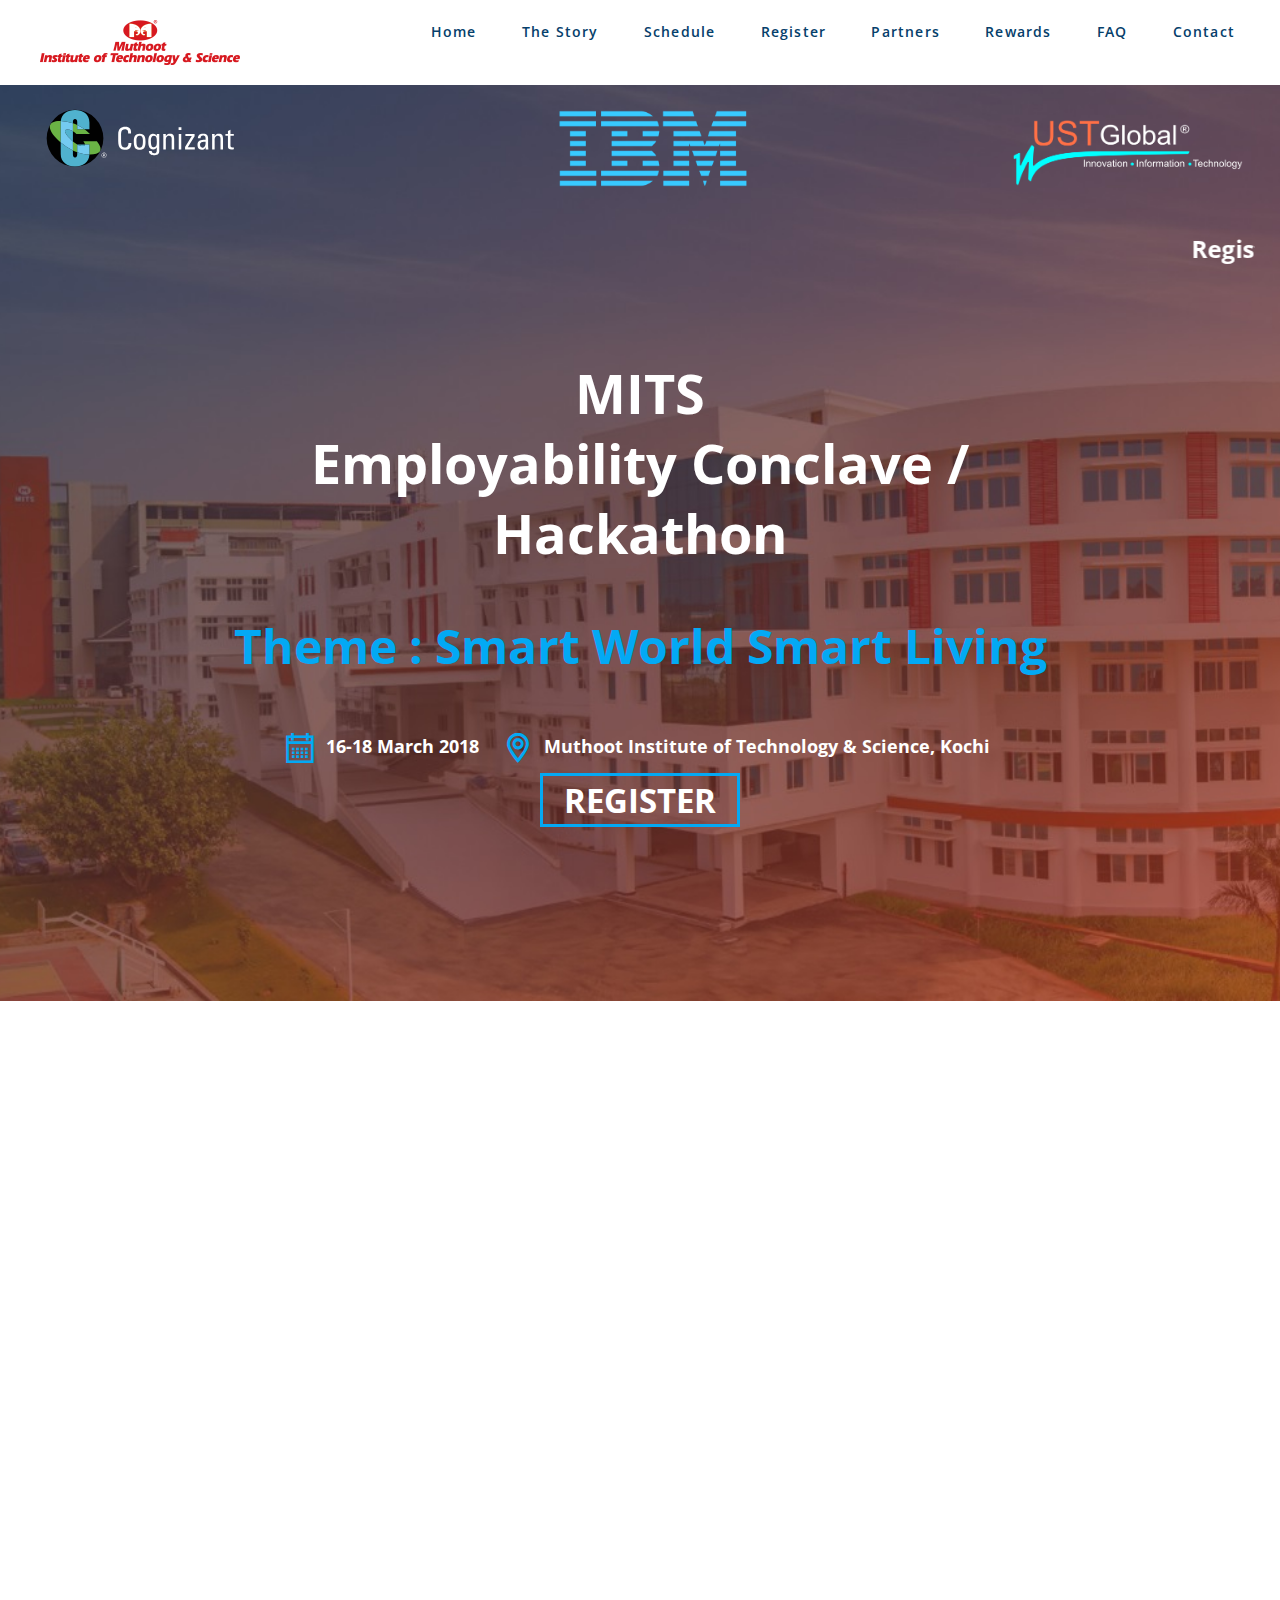
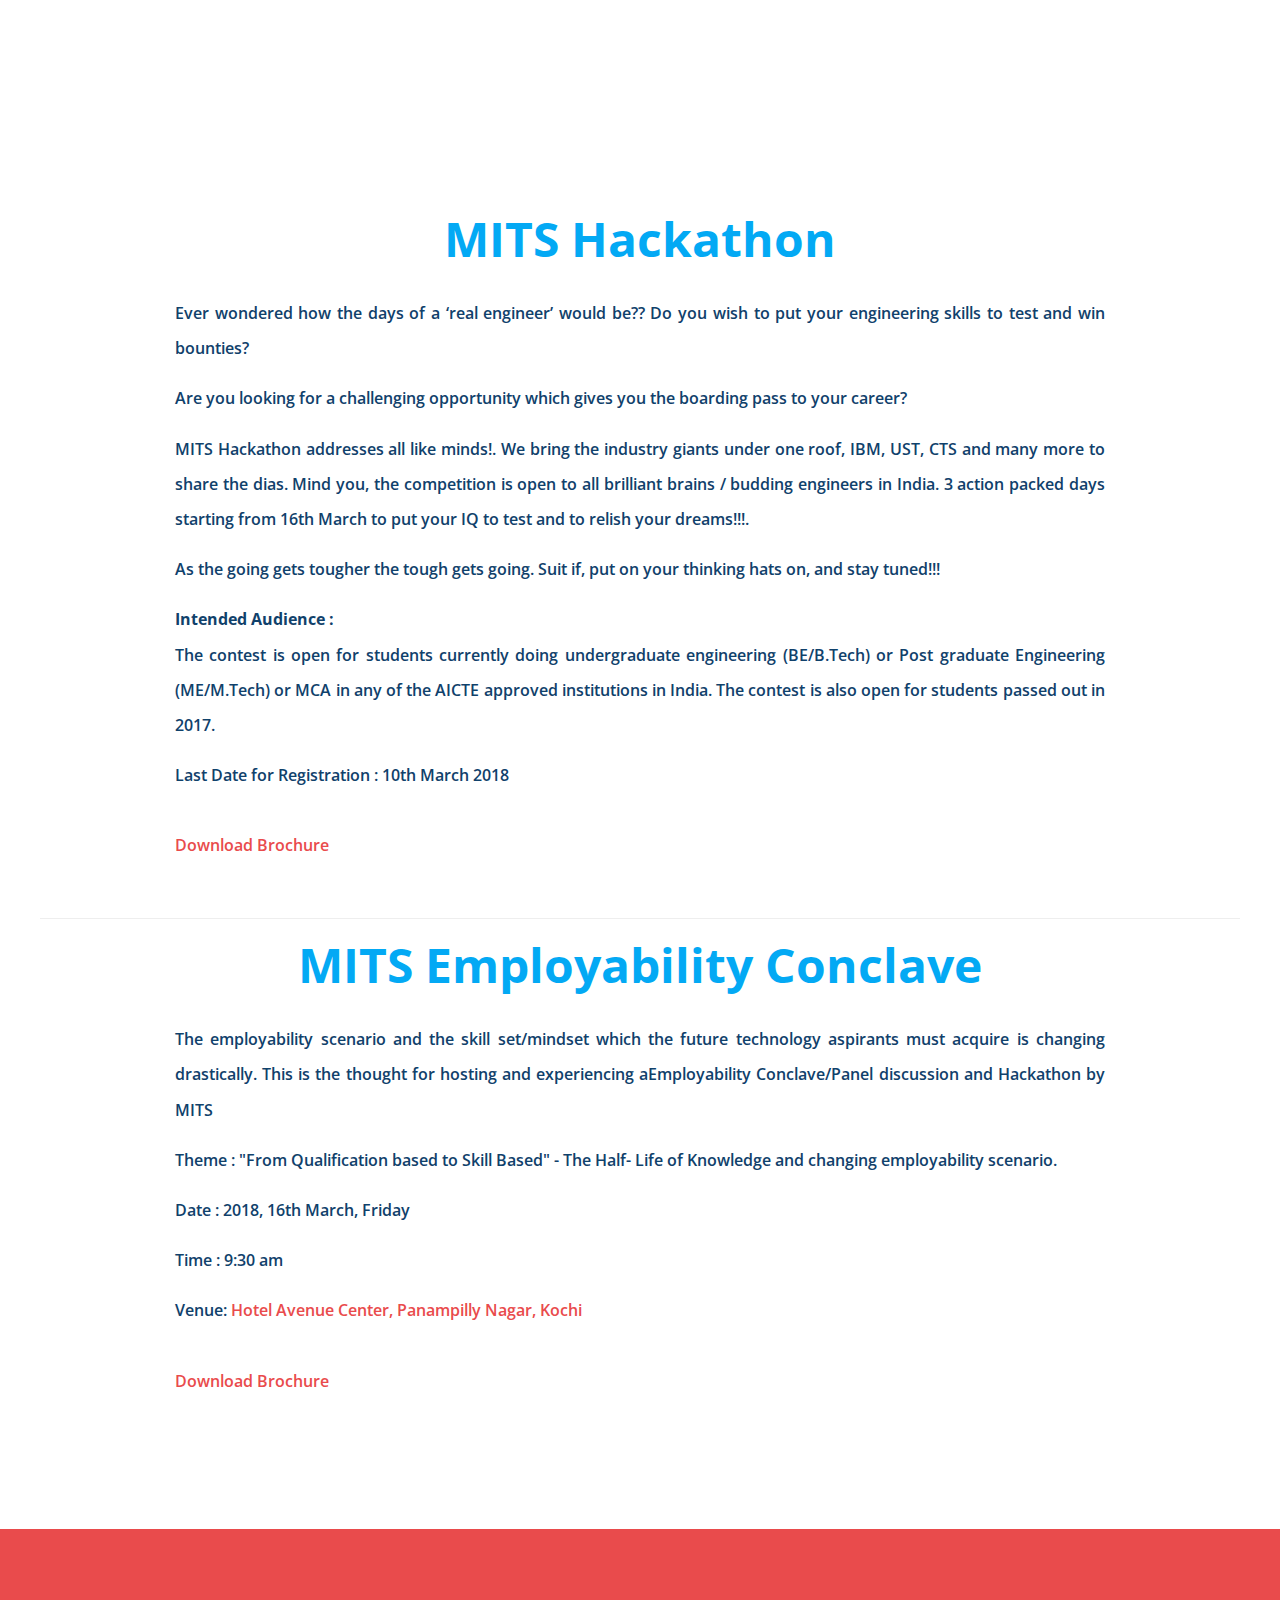
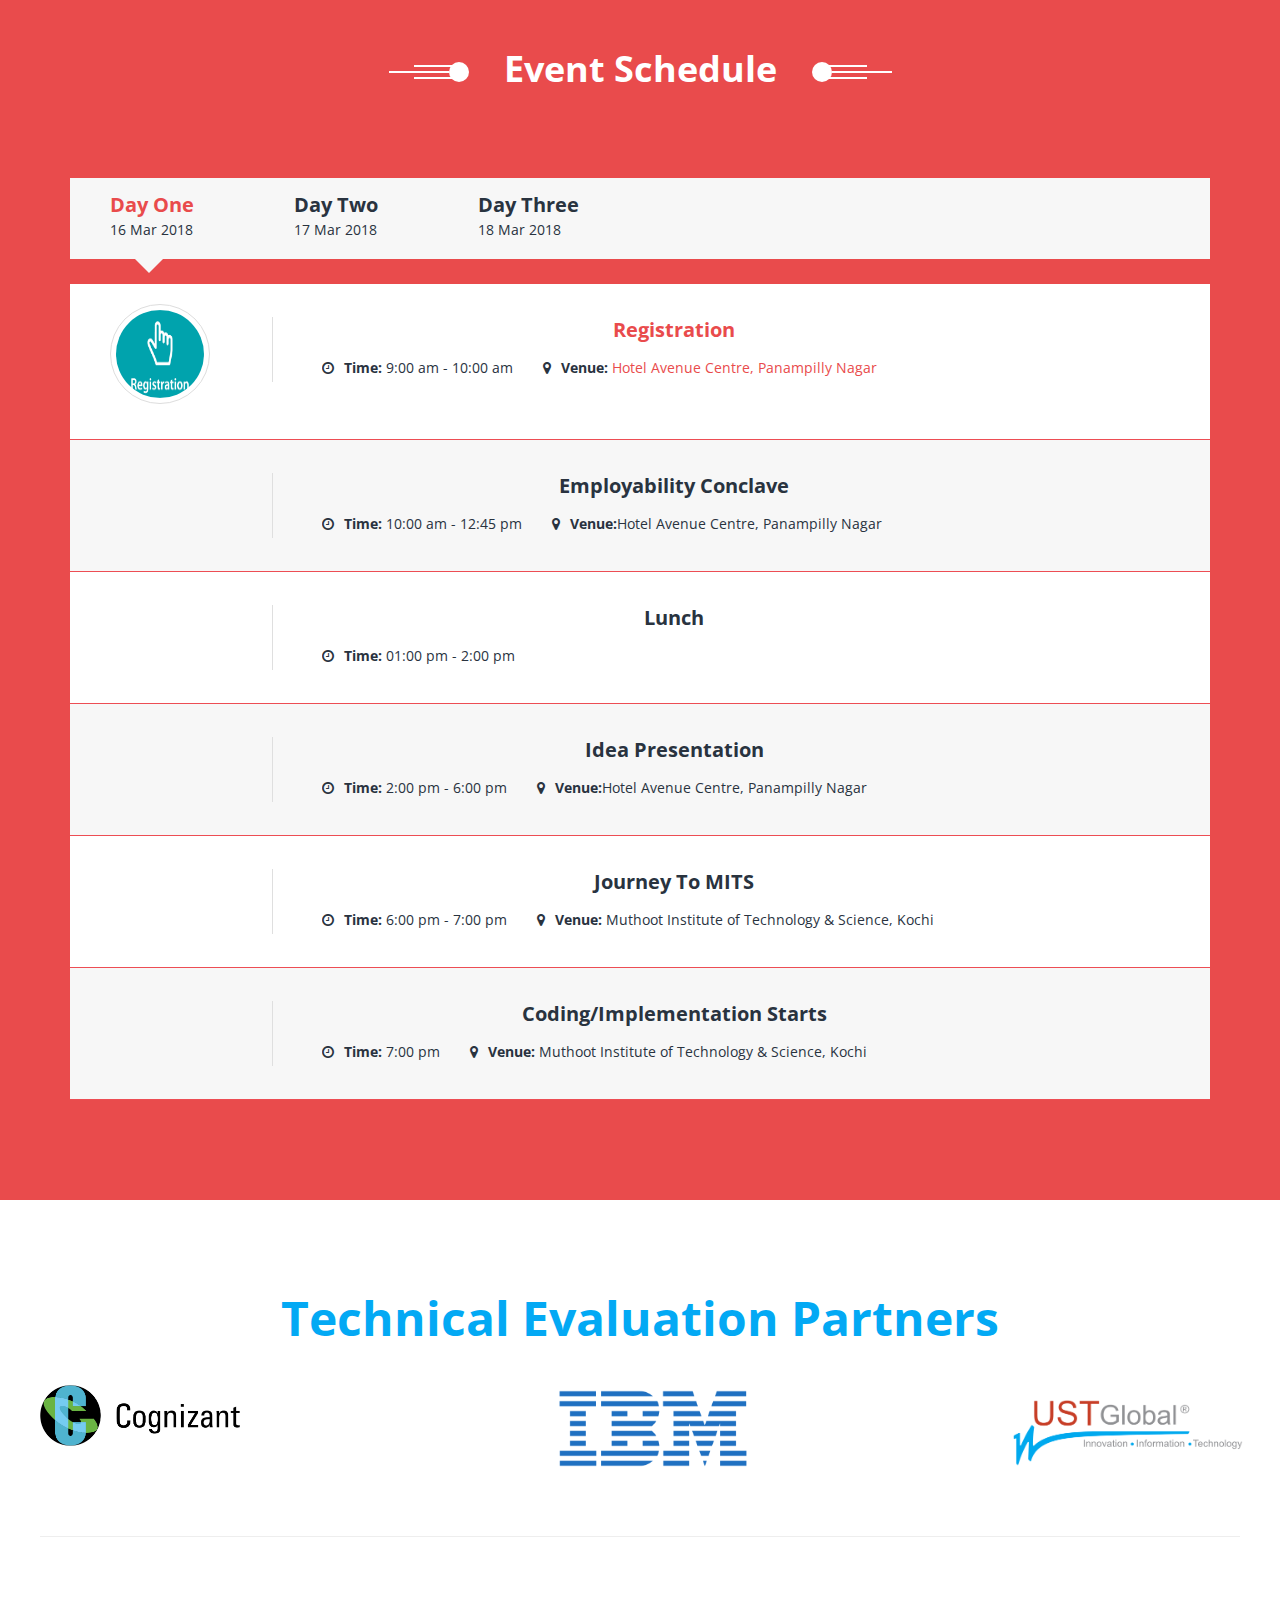
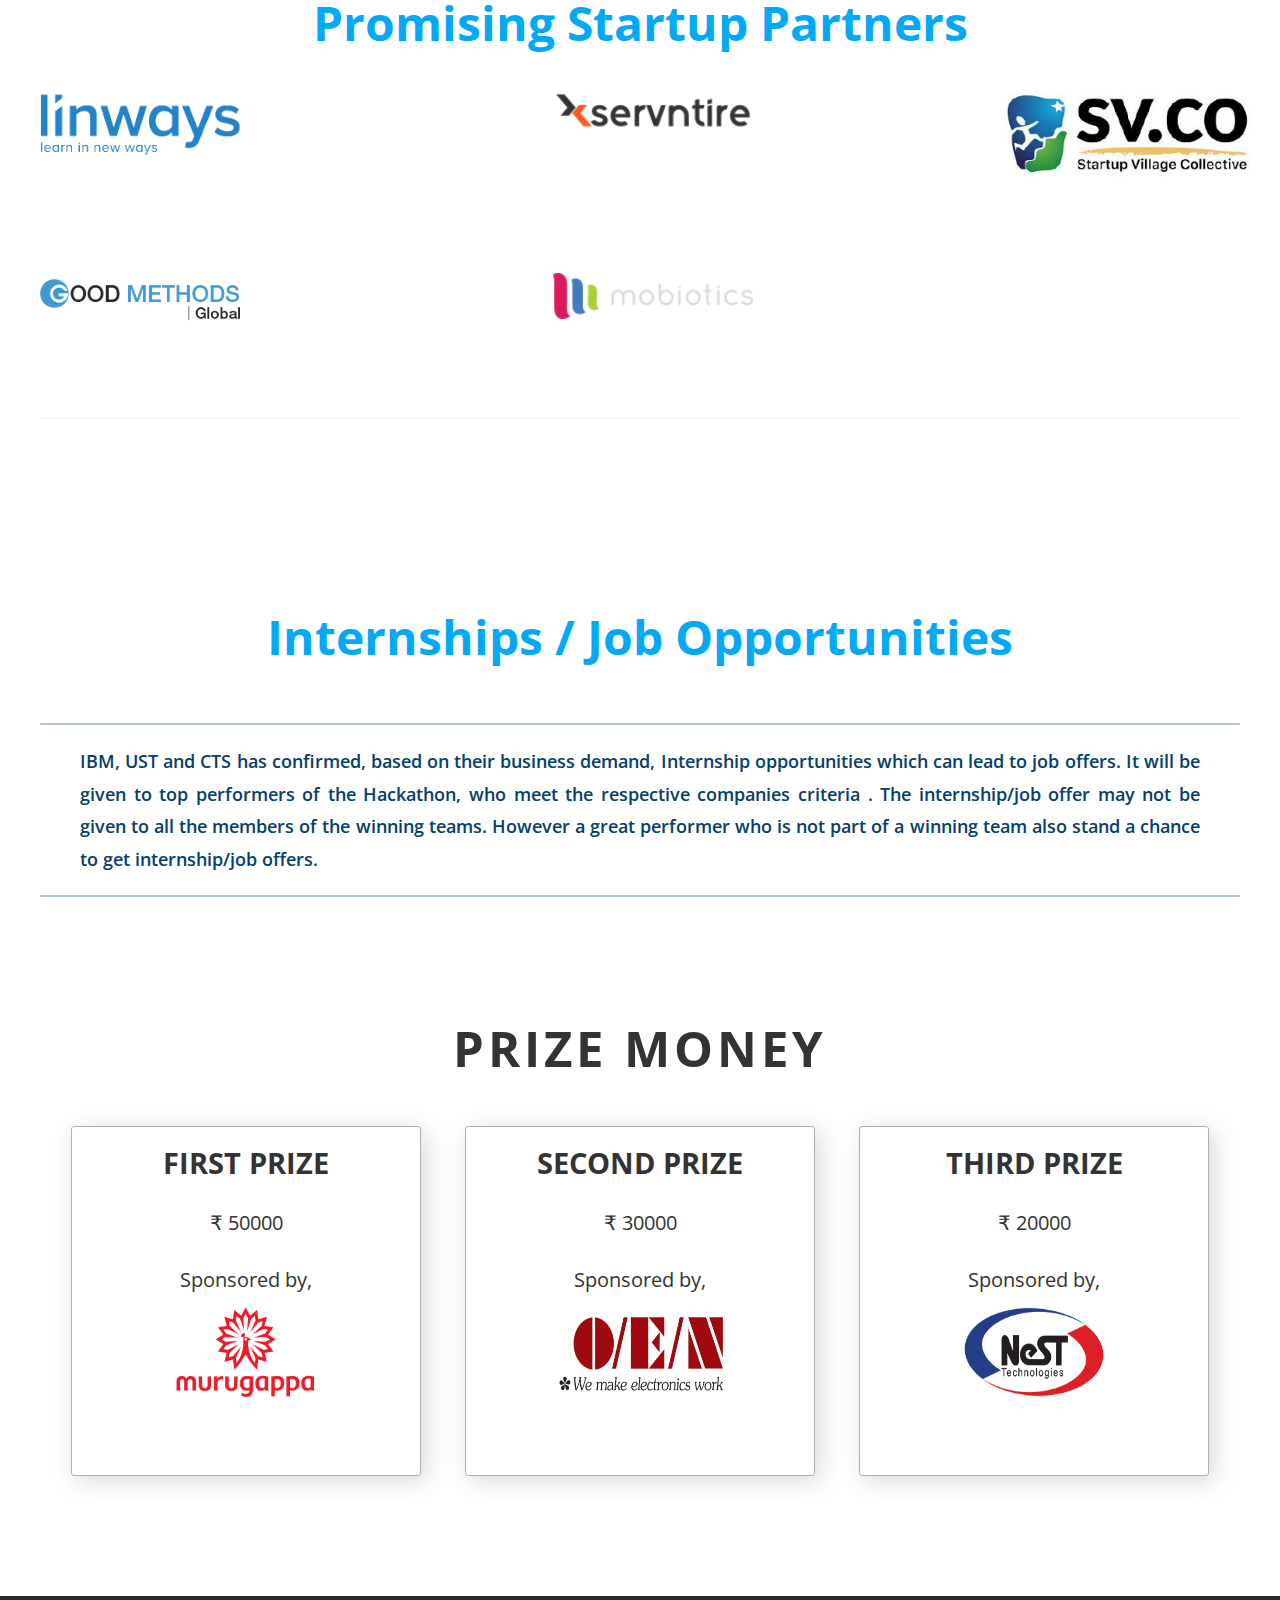
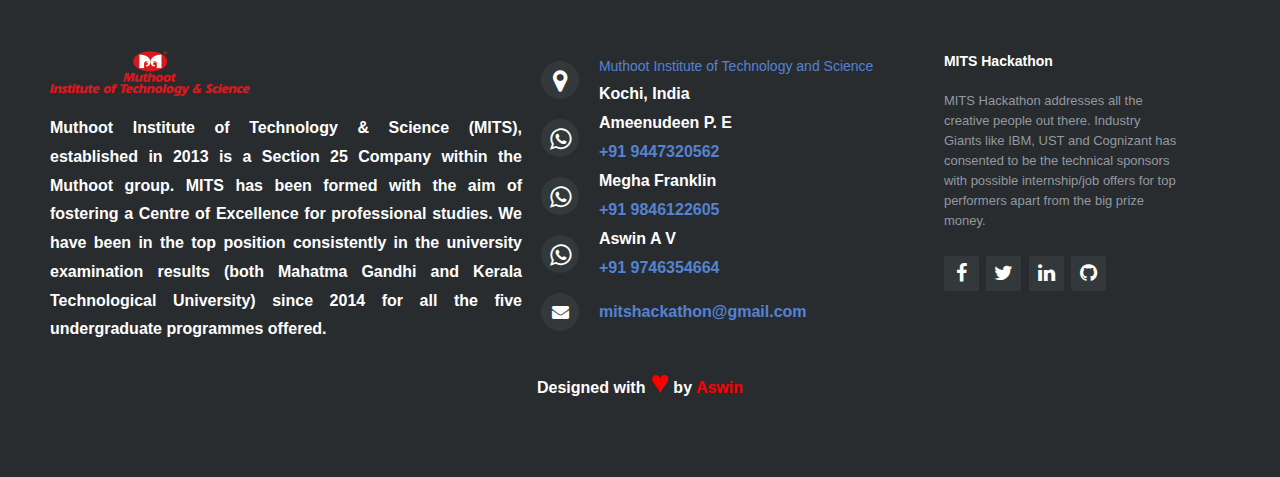
<file: index.html>
<!DOCTYPE HTML>
<html>
	
<head>
		<title>MITS HACKATHON</title>
		<meta charset="utf-8" />
		<meta name="viewport" content="width=device-width, initial-scale=1" />
		<link rel="shortcut icon" href="favicon.ico" type="image/x-icon">
		<link href="https://fonts.googleapis.com/css?family=Open+Sans:400,600,700,800" rel="stylesheet">
		<link rel="stylesheet" href="css/bootstrap.min.css" />
		<link rel="stylesheet" href="css/icomoon.css" />
		<link rel="stylesheet" href="css/slick.css" />
		<link rel="stylesheet" href="css/custom.css" />
		<link rel="stylesheet" href="css/responsive.css" />
		<link rel="stylesheet" href="css/footer.css" />
		<!-- event css -->
		<link rel="stylesheet" href="ecss/magnific-popup.css">
		<link rel="stylesheet" href="ecss/animate.css">
		<link rel="stylesheet" href="ecss/plyr.css">
		<link rel="stylesheet" href="ecss/main.css">  
		<link rel="stylesheet" href="ecss/skin.css">
		<link rel="stylesheet" href="https://cdnjs.cloudflare.com/ajax/libs/font-awesome/4.7.0/css/font-awesome.min.css">
		<link rel="stylesheet" href="css/awards.css">
		
	<!--	<script type="text/javascript">!function(t,e){"use strict";var r=function(t){try{var r=e.head||e.getElementsByTagName("head")[0],a=e.createElement("script");a.setAttribute("type","text/javascript"),a.setAttribute("src",t),r.appendChild(a)}catch(t){}};t.CollectId = "5a8c5e284c1354eaf65a7cdf",r("https://s3.amazonaws.com/collectchat/launcher.js")}(window,document);</script> -->
	</head>
	<body id="banner">

	<div class="banner">
		<div class="header">
			<div class="container-fluid">
			
				<div class="row">
					<div class="col-xs-3 col-sm-3">
						<a href="http://live.muthnet.com/mits" target="_blank" class="site-logo">MITS HACKATHON</a>
					</div><!-- .col -->
					<div class="col-xs-9 col-sm-9 menu-wrapper">
						<a href="#" id="trigger-overlay" class="hamburger">
							<span></span>
							<span></span>
							<span></span>
							<span></span>
							<span></span>
							<span></span>
					    </a>
						<ul class="main-nav list-inline list-unstyled">
							<li><a href="#about">Home</a></li>
							<li><a href="story.html">The Story</a></li>
							<li><a href="#schedule">Schedule</a></li>
							
							<li><a href="https://goo.gl/forms/bFEtsz4yQntZh65n1" target="_blank">Register</a></li>
							<li><a href="#partners">Partners</a></li>
							<li><a href="#prizes">Rewards</a></li>
						<!--	<li><a href="terms.html">Terms</a></li> -->
							<li><a href="faq.html">FAQ</a></li> 
							
			
							<li><a href="#contact">Contact</a></li>
							
						</ul>
					</div><!-- .col -->
				</div><!-- .row -->
			</div><!-- .container-fluid -->
		</div><!-- .header -->
		<div class="container-fluid">
		<div class="row">
		 <div class="col-xs-5 col-sm-5">
     <a href="https://www.cognizant.com/" target="_blank">    <img  class="cogcss" src="images/sch/cog2.svg" style="width:200px; height=200px; margin-top:20px; z-index:-1;"/> </a>
         </div>
        <div class="col-xs-4 col-sm-4">
      <a href="https://www.ibm.com/in-en/" target="_blank">   <img src="images/ibm.png" style="width:200px; height=200px; margin-top:20px;   filter: brightness(180%);"/> </a>
         </div>
		  <div class="col-xs-3 col-sm-3">
       <a href="https://www.ust-global.com/" target="_blank">    <img src="images/ust.png" style="width:250px; height=250px; margin-top:20px; margin-left:40px;  filter: brightness(180%);"/> </a>
         </div>
         </div>
		 <br/>
		 <div class="row">
		 		 <marquee behavior="scroll" direction="left"><h3 style="color:#fff;">Registrations have been closed. Shortlisted teams will receive confirmation calls from our side. Thanks for your support...</h3></marquee>

		 </div>
		 
		
		
			<div class="banner-text">
				<h1><span>MITS <br/>Employability Conclave / Hackathon</span></h1>
				<h2><a class="theme" href="theme.html"> Theme : Smart World Smart Living </a></h2>
				<ul class="list-inline list-unstyled location-list">
					<li><a style="color:#fff;" href="https://goo.gl/9Gi8iG" target="_blank" ><i class="icon-calendar"></i> 16-18 March 2018</a></li>
					<li><a  style="color:#fff;" href="https://goo.gl/gTCsVg" target="_blank"><i class="icon-location"></i> Muthoot Institute of Technology & Science, Kochi</a></li>
				</ul>
				<div class="row">
		 
        <div class="col-xs-12 col-sm-12">
		<div class="reg2">
         				<a  style="color:#fff;" class="boxr" href="https://goo.gl/forms/bFEtsz4yQntZh65n1" target="_blank"> REGISTER</a>
         </div>
		 </div>
		  
         </div>
		 <!--
				<div class="reg">
				<a  style="color:#fff;" class="boxr" href="https://goo.gl/forms/bFEtsz4yQntZh65n1" target="_blank"> REGISTER</a>
				</div> -->
			</div><!-- .banner-text -->
			
		</div><!-- .container-fluid --> 
	</div><!-- .banner -->
	<div class='embed-container'>
	<iframe src='https://www.youtube.com/embed/7_3Iwe0iUrk?autoplay=1&rel=0' frameborder='0' allowfullscreen></iframe></div>
	
	
	<div class="padded-section about" id="about">
		<div class="container-fluid">
			  <h2>MITS Hackathon</h2> 
			<p>Ever wondered how the days of a ‘real engineer’ would be?? Do you wish to put your engineering skills to test and win bounties?
			 </p>

			<p>Are you looking for a challenging opportunity which gives you the boarding pass to your career? </p>
			  <p>MITS Hackathon addresses all like minds!. We bring the industry giants under one roof, IBM, UST, CTS and many more to share the dias. Mind you, the competition is open to all brilliant brains / budding engineers in India. 3 action packed days starting from 16th March to put your IQ to test and to relish your dreams!!!.
			</p>
			
			<p> As the going gets tougher the tough gets going. Suit if, put on your thinking hats on, and stay tuned!!! </p>
           		  
            <p><b>Intended Audience :</b> <br/> The contest is open for students currently doing undergraduate engineering (BE/B.Tech) or Post graduate Engineering (ME/M.Tech) or MCA in any of the AICTE approved institutions in India. 
					  The contest is also open for students passed out in 2017. </p>
					  <p> Last Date for Registration : 10th March 2018 </p> <br/>
		<p style="align:center;"><a href="images/h_broc.jpg" target="_blank"> Download Brochure </a></p>

		   <br/> <hr/>
			<h2>MITS Employability Conclave </h2>
			
			<p>The employability scenario and the skill set/mindset which the future technology aspirants must acquire is changing drastically. This is the thought for hosting and experiencing a

​Employability Conclave/Panel discussion and Hackathon by MITS </p>

            <p>Theme :<span>  "From Qualification based to Skill Based" - The Half- Life of Knowledge and changing employability scenario.
          </span>   </p>
			 <p> Date :<span>  2018, 16th March, Friday </span></p>
			<p> ​Time : 9:30 am​ </p>
<p> Venue:<a href="https://goo.gl/HwuCPJ" target="_blank"> Hotel Avenue Center, Panampilly Nagar, Kochi </a></p><br/>
		<p style="align:center;"><a href="images/emp_broc.jpg" target="_blank"> Download Brochure </a></p>

			<a href="http://live.muthnet.com/mits" class="mitshackathon" target="_blank"></a>

<p> </p>
		</div><!-- .container-fluid -->
	</div><!-- .about -->

	
        

	
			<div class="gb-schedules width-bg gb-section gb-bg text-center" id="schedule">
			<div class="container">
				<div class="title-section white-title">
					<h1>
						<span class="before-top"></span>
						<span>Event Schedule</span>
						<span class="before-bottom"></span>
					</h1>
				</div>	
				<div class="schedule-content text-left">
					<ul class="nav nav-tabs" role="tablist">
						<li role="presentation" class="active"><a href="#one" aria-controls="one" role="tab" data-toggle="tab"><span>Day One</span> 16 Mar 2018</a></li>
						<li role="presentation"><a href="#two" aria-controls="two" role="tab" data-toggle="tab"><span>Day Two</span> 17 Mar 2018</a></li>
						<li role="presentation"><a href="#three" aria-controls="three" role="tab" data-toggle="tab"><span>Day Three</span> 18 Mar 2018</a></li>
					</ul>
					<div class="tab-content">
						<div role="tabpanel" class="tab-pane fade in active" id="one">
							<div class="schedule">
								<ul class="gb-list">
									<li class="gb-break active">
										<div class="row">
											<div class="col-sm-3 col-md-2">
											<div class="author">
													<div class="author-image">
								            			<img src="images/sch/1reg.png" alt="Registration" class="img-responsive img-circle">
													</div>
								            		
								            	</div>
												
											</div>
											<div class="col-sm-9 col-md-10">
												<div class="schedule-info">
													<h2> Registration</h2>
													<div class="schedule-summary">
													</div>
													<ul class="gb-list">
														<li><i class="fa fa-clock-o" aria-hidden="true"></i><span>Time:</span> 9:00 am - 10:00 am</li>
														<li><i class="fa fa-map-marker" aria-hidden="true"></i><span>Venue:</span><a href="https://goo.gl/HwuCPJ" target="_blank"> Hotel Avenue Centre, Panampilly Nagar</a></li>
													</ul>
												</div>
											</div>
										</div>
									</li>
									<li class="gb-break">
										<div class="row">
											<div class="col-sm-3 col-md-2">
											
												
											</div>
											<div class="col-sm-9 col-md-10">
												<div class="schedule-info">
													<h2>Employability conclave</h2>
													<div class="schedule-summary">
													</div>
													<ul class="gb-list">
														<li><i class="fa fa-clock-o" aria-hidden="true"></i><span>Time:</span> 10:00 am - 12:45 pm</li>  
														<li><i class="fa fa-map-marker" aria-hidden="true"></i><span>Venue:</span>Hotel Avenue Centre, Panampilly Nagar</li>
													</ul>
												</div>
											</div>
										</div>
									</li>
									<li class="gb-break">
										<div class="row">
											<div class="col-sm-9 col-md-10 col-sm-offset-3 col-md-offset-2">
												<div class="schedule-info">
													<h2>Lunch</h2>
													<ul class="gb-list">
														<li><i class="fa fa-clock-o" aria-hidden="true"></i><span>Time:</span> 01:00 pm - 2:00 pm</li>
													</ul>
												</div>
											</div>
										</div>
									</li>
									<li class="gb-break">
										<div class="row">
											<div class="col-sm-3 col-md-2">
												
											</div>
											<div class="col-sm-9 col-md-10">
												<div class="schedule-info">
													<h2>Idea Presentation</h2>
													<div class="schedule-summary">
													</div>
													<ul class="gb-list">
														<li><i class="fa fa-clock-o" aria-hidden="true"></i><span>Time:</span> 2:00 pm - 6:00 pm</li> 
														<li><i class="fa fa-map-marker" aria-hidden="true"></i><span>Venue:</span>Hotel Avenue Centre, Panampilly Nagar</li>
													</ul>
												</div>
											</div>
										</div>
									</li>
									<li class="gb-break">
										<div class="row">
											<div class="col-sm-3 col-md-2">
												
											</div>
											<div class="col-sm-9 col-md-10">
												<div class="schedule-info">
													<h2> Journey to MITS
													</h2>
													<div class="schedule-summary">
													</div>
													<ul class="gb-list">
														<li><i class="fa fa-clock-o" aria-hidden="true"></i><span>Time:</span> 6:00 pm - 7:00 pm</li>
														<li><i class="fa fa-map-marker" aria-hidden="true"></i><span>Venue:</span> Muthoot Institute of Technology & Science, Kochi</li>
													</ul>
												</div>
											</div>
										</div>
									</li>																		
								
									<li class="gb-break">
										<div class="row">
											<div class="col-sm-3 col-md-2">
											
											</div>
											<div class="col-sm-9 col-md-10">
												<div class="schedule-info">
													<h2>Coding/Implementation starts</h2>
													<div class="schedule-summary">
													</div>
													<ul class="gb-list">
														<li><i class="fa fa-clock-o" aria-hidden="true"></i><span>Time:</span> 7:00 pm         </li>
														<li><i class="fa fa-map-marker" aria-hidden="true"></i><span>Venue:</span> Muthoot Institute of Technology & Science, Kochi</li>
													</ul>
												</div>
											</div>
										</div>
									</li>									
								</ul>							
							</div><!-- /.schedule -->
						</div>
						<div role="tabpanel" class="tab-pane fade" id="two">
							<div class="schedule">
								<ul class="gb-list">
									<li class="gb-break">
										<div class="row">
											<div class="col-sm-3 col-md-2">
												
											</div>
											<div class="col-sm-9 col-md-10">
												<div class="schedule-info">
													<h2>	Coding/Implementation Continues</h2>
													<div class="schedule-summary">
													</div>
													<ul class="gb-list">
														<li><i class="fa fa-clock-o" aria-hidden="true"></i><span>Time:</span> 24 hours</li>
														<li><i class="fa fa-map-marker" aria-hidden="true"></i><span>Venue:</span> Muthoot Institute of Technology & Science, Kochi</li>
													</ul>
												</div>
											</div>
										</div>
									</li>
									
									
									
									
																	
								</ul>							
							</div><!-- /.schedule -->
						</div>
						
									<div role="tabpanel" class="tab-pane fade " id="three">
							<div class="schedule">
								<ul class="gb-list">
									<li class="gb-break active">
										<div class="row">
											<div class="col-sm-3 col-md-2">
												
											</div>
											<div class="col-sm-9 col-md-10">
												<div class="schedule-info">
													<h2> 	Documentation</h2>
													<div class="schedule-summary">
													</div>
													<ul class="gb-list">
														<li><i class="fa fa-clock-o" aria-hidden="true"></i><span>Time:</span> 11:00 am - 12:00 pm</li>
														<li><i class="fa fa-map-marker" aria-hidden="true"></i><span>Venue:</span> Muthoot Institute of Technology & Science, Kochi</li>
													</ul>
												</div>
											</div>
										</div>
									</li>
									<li class="gb-break">
										<div class="row">
											<div class="col-sm-3 col-md-2">
												
											</div>
											<div class="col-sm-9 col-md-10">
												<div class="schedule-info">
													<h2>Presentation & Demo</h2>
													<div class="schedule-summary">
													</div>
													<ul class="gb-list">
														<li><i class="fa fa-clock-o" aria-hidden="true"></i><span>Time:</span> 12:00 am - 4:30 pm</li>  
														<li><i class="fa fa-map-marker" aria-hidden="true"></i><span>Venue:</span>  Muthoot Institute of Technology & Science, Kochi</li>
													</ul>
												</div>
											</div>
										</div>
									</li>
									
									<li class="gb-break">
										<div class="row">
											<div class="col-sm-3 col-md-2">
												
											</div>
											<div class="col-sm-9 col-md-10">
												<div class="schedule-info">
													<h2>Result & Prizes</h2>
													<div class="schedule-summary">
													</div>
													<ul class="gb-list">
														<li><i class="fa fa-clock-o" aria-hidden="true"></i><span>Time:</span> 4:30 pm - 5:00 pm</li> 
														<li><i class="fa fa-map-marker" aria-hidden="true"></i><span>Venue:</span> Muthoot Institute of Technology & Science, Kochi</li>
													</ul>
												</div>
											</div>
										</div>
									</li>
									<li class="gb-break">
										<div class="row">
											<div class="col-sm-3 col-md-2">
												
											</div>
											<div class="col-sm-9 col-md-10">
												<div class="schedule-info">
													<h2>  Hackathon Ends
													</h2>
													<div class="schedule-summary">
													</div>
													<ul class="gb-list">
														<li><i class="fa fa-clock-o" aria-hidden="true"></i><span>Time:</span> 6:00 pm</li>
														<li><i class="fa fa-map-marker" aria-hidden="true"></i><span>Venue:</span> Muthoot Institute of Technology & Science, Kochi</li>
													</ul>
												</div>
											</div>
										</div>
									</li>																		
								
																	
								</ul>							
							</div><!-- /.schedule -->
						</div>
						
					</div>

				</div><!-- /.schedule-content -->				
			</div><!-- /.container -->
		</div><!-- /.gb-section -->
<div class="partners padded-section" id="partners">
		<div class="container-fluid">
			<h2>Technical Evaluation Partners </h2>
			
			<div class="row">
		 <div class="col-xs-5 col-sm-5">
      <a href="https://www.cognizant.com/" target="_blank">    <img src="images/cognizant.png" style="width:200px; height=200px; margin-top:20px;"/> </a>
         </div>
        <div class="col-xs-4 col-sm-4">
      <a href="https://www.ibm.com/in-en/" target="_blank">    <img src="images/ibm.png" style="width:200px; height=200px; margin-top:20px;"/> </a>
         </div>
		  <div class="col-xs-3 col-sm-3">
      <a href="https://www.ust-global.com/" target="_blank">    <img src="images/ust.png" style="width:250px; height=250px; margin-top:20px; margin-left:40px;"/> </a>
         </div>
         </div>
		 <br/> <br/><hr/> <br/><br/>
		 <h2>Promising Startup Partners </h2>
		 <div class="row">
		 <div class="col-xs-5 col-sm-5">
		<a href="https://linways.com/" target="_blank">  <img src="images/linways.png" style="width:200px; height=200px; margin-top:20px;"/></a>

         </div>
        <div class="col-xs-4 col-sm-4">
       <a href="https://servntire.com/" target="_blank">   <img src="images/servntire.png" style="width:200px; height=200px; margin-top:20px;"/> </a>
         </div>
		  <div class="col-xs-3 col-sm-3">
		     <a href="https://www.sv.co/" target="_blank">       <img src="images/svco.jpg" style="width:250px; height=250px; margin-top:20px; margin-left:40px;"/> </a>

         </div>
         </div>  
		 	 <div class="row">
		 <div class="col-xs-5 col-sm-5">
		<a href="https://www.carestack.com/" target="_blank">   <img src="images/gmg.png" style="width:200px; height=200px; margin-top:20px;"/> </a>

         </div>
        <div class="col-xs-4 col-sm-4">
      <a href="https://mobiotics.com/" target="_blank">    <img src="images/mobiotics.png" style=" padding-top:75px; width:200px; height=200px; margin-top:20px;"/> </a>
         </div>
		  <div class="col-xs-3 col-sm-3">

         </div>
         </div>  
			<hr/>
		</div><!-- .container-fluid -->
	</div><!-- .padded-section -->
	<div class="padded-section" id="prizes">
		<div class="container-fluid">
			<h2>Internships / Job Opportunities</h2>
			<p class="shortlisted">IBM, UST and CTS has confirmed, based on their business demand, Internship opportunities which can lead to job offers​. It ​will be given to  top performers of the Hackathon, who meet the respective companies criteria . The internship/job offer may not be given to all the members of the winning teams. However a great performer who is not part of a winning team also stand a chance to get internship/job offers. 

			</p>
			
						

	<!--		<img src="images/prizes.jpg"   /> -->
	<!--		<div class="row">
		 <div class="col-xs-5 col-sm-5">
		 
         <img src="images/murugappa.png" style="width:200px; height=200px; margin-top:20px;"/>
         </div>
        <div class="col-xs-4 col-sm-4">
         <img src="images/nest.png" style="width:200px; height=200px; margin-top:20px;"/>
         </div>
		  <div class="col-xs-3 col-sm-3">
         <img src="images/oen2.jpg" style="width:250px; height=250px; margin-top:20px; margin-left:40px;"/>
         </div>
         </div> -->
		 
		 
			
		</div><!-- .container-fluid -->
	</div><!-- .prizes -->
      <section id="awards" class="b-item">
        <div class="container-fluid">
            <center>
                <h1 class="wow fadeInUp">PRIZE MONEY</h1>
            </center>
            <div class="row wow fadeInUp">
                <div class="card">
                    
                    <div class="descp">
                        <h3 style="margin-top:20px;">FIRST PRIZE</h3> <br/>
                        ₹ 50000 <br/> <br/>
                       Sponsored by, 
                    </div>
					<div class="logo">
                        <img src="images/murugappa.png" style="height : 110px; width : 160px; margin-left : 23px; 
            margin-right : 23px;	margin-bottom : 23px;					">
                    </div>
                </div>
               
			    <div class="card">
                    
                    <div class="descp">
                        <h3 style="margin-top:20px;">SECOND PRIZE</h3> <br/>
                        ₹ 30000<br/> <br/>
                       Sponsored by, 
                    </div>
					<div class="logo">
                        <img src="images/oen2.jpg" style="height : 110px; width :200px;
						margin-left : 23px; 
            margin-right : 23px;	margin-bottom : 23px;					">
                    </div>
                </div>
				
                <div class="card">
                    
                    <div class="descp">
                        <h3 style="margin-top:20px;">THIRD PRIZE</h3> <br/>
                        ₹ 20000 <br/> <br/>
                       Sponsored by, 
                    </div>
					<div class="logo">
                        <img src="images/nest.png" style="height : 110px; width : 160px; margin-left : 23px; 
            margin-right : 23px;	margin-bottom : 23px;					">
                    </div>
                </div>
  
            </div>
					<!--	<p id="par"> All participants will get participation certificates. 
						</p> -->
        </div> 
    </section>
	

	




<footer class="footer-distributed" id="contact">

			<div class="footer-left">

			<a href="https://goo.gl/gTCsVg"target="_blank">	<img cla src="images/mits.png"  /> </a>
			<br/><br/>
			<p align="justify" style="color:#fff;"> Muthoot Institute of Technology & Science (MITS), established in 2013 is a Section 25 Company within the Muthoot group. MITS has been formed with the aim of fostering a Centre of Excellence for professional studies. We have been in the top position consistently in the university examination results (both Mahatma Gandhi and Kerala Technological University)
			since 2014 for all the five undergraduate programmes offered. </p>

			<!--	<p class="footer-links">
					<a href="#about">Home</a>
					.
				    <a href="story.html">The Story</a>
					.
				    <a href="#schedule">Schedule</a>
					.
				    <a href="https://goo.gl/forms/bFEtsz4yQntZh65n1" target="_blank">Register</a>
					.
				    <a href="#prizes">Prizes</a>
					.
				    <a href="faq.html">FAQ</a>
					
				</p> -->


			</div>

			<div class="footer-center">

				<div>
					<i class="fa fa-map-marker"></i>
					<p><span><a href="https://goo.gl/gTCsVg" target="_blank">Muthoot Institute of Technology and Science</a></span> Kochi, India</p>
				</div>

				<div>
					<i class="fa fa-whatsapp"></i>
			       <p>Ameenudeen P. E <br/> <a href="https://api.whatsapp.com/send?phone=919447320562" target="_blank">+91 9447320562 </a></p>

				</div>
				
				<div>
					<i class="fa fa-whatsapp"></i>
			       <p>Megha Franklin<br/> <a href="https://api.whatsapp.com/send?phone=919846122605" target="_blank">+91 9846122605</a></p>

				</div>
				
				<div>
					<i class="fa fa-whatsapp"></i>
			       <p>Aswin A V <br/> <a href="https://api.whatsapp.com/send?phone=919746354664" target="_blank">+91 9746354664</a></p>

				</div>
				

				<div>
					<i class="fa fa-envelope"></i>
					<p><a href="mailto:mitshackathon@gmail.com">mitshackathon@gmail.com</a></p>
				</div>
				

			</div>

			<div class="footer-right">

				<p class="footer-company-about">
					<span>MITS Hackathon</span>
					MITS Hackathon addresses all the creative people out there. Industry Giants like IBM, UST and Cognizant has consented to be the technical sponsors with possible internship/job offers for top performers apart from the big prize money.
				</p>

				<div class="footer-icons">

					<a href="https://www.facebook.com/mitshackathon" target="_blank"><i class="fa fa-facebook"></i></a>
					<a href="#"><i class="fa fa-twitter"></i></a>
					<a href="#"><i class="fa fa-linkedin"></i></a>
					<a href="#"><i class="fa fa-github"></i></a>

				</div>

			</div>
                 							<p align= "center" style="color:#fff;" >	Designed with <span style="font-size:200%;color:red;">♥</span> by  <a href="https://www.linkedin.com/in/aswinavofficial/" target="_blank" style="color:red;">Aswin</a>  </p>

		</footer>
		<!-- Scripts -->
			<script src="js/jquery.min.js"></script>
			<script src="js/bootstrap.min.js"></script>
			<script src="js/slick.min.js"></script>
			<script src="js/custom.js"></script>
			<!-- event css -->
			<!-- JS -->
		
		
		<script src="ejs/magnific-popup.min.js"></script>
	 

	</body>

</html>
</file>
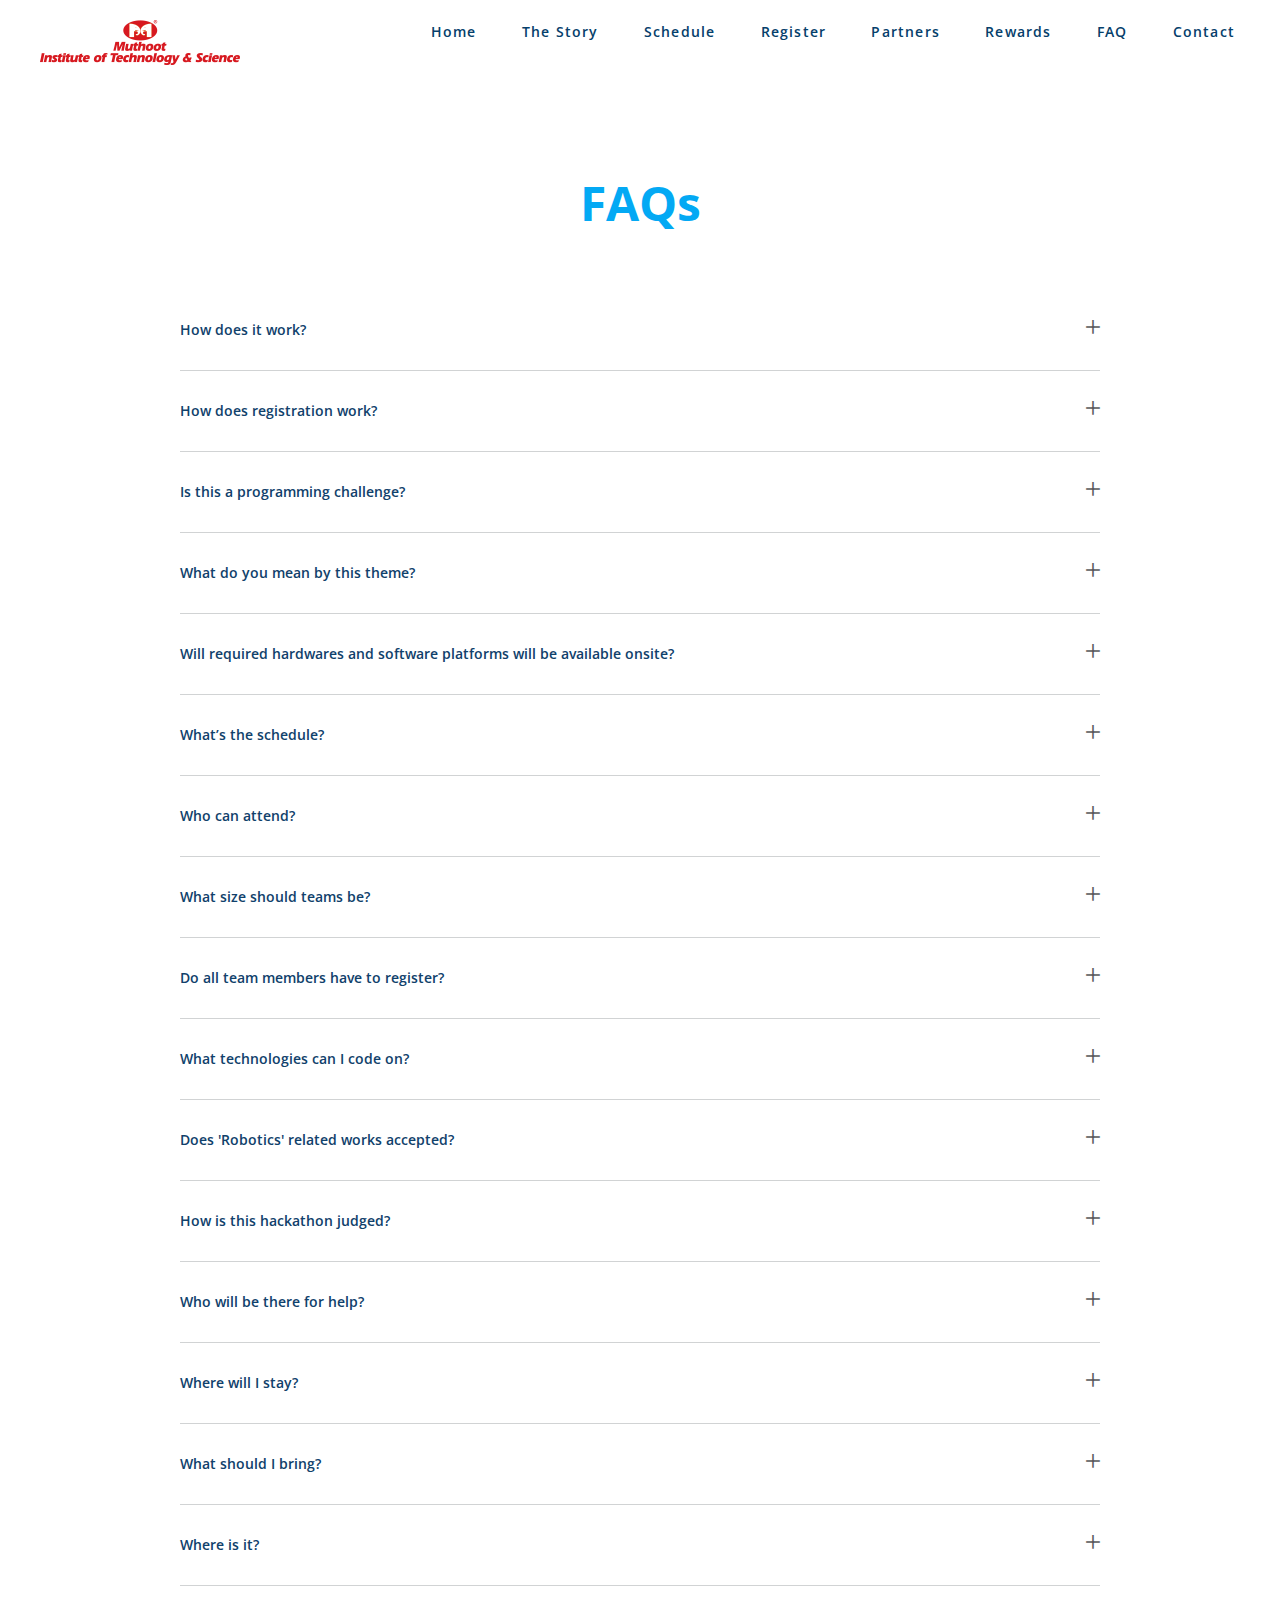
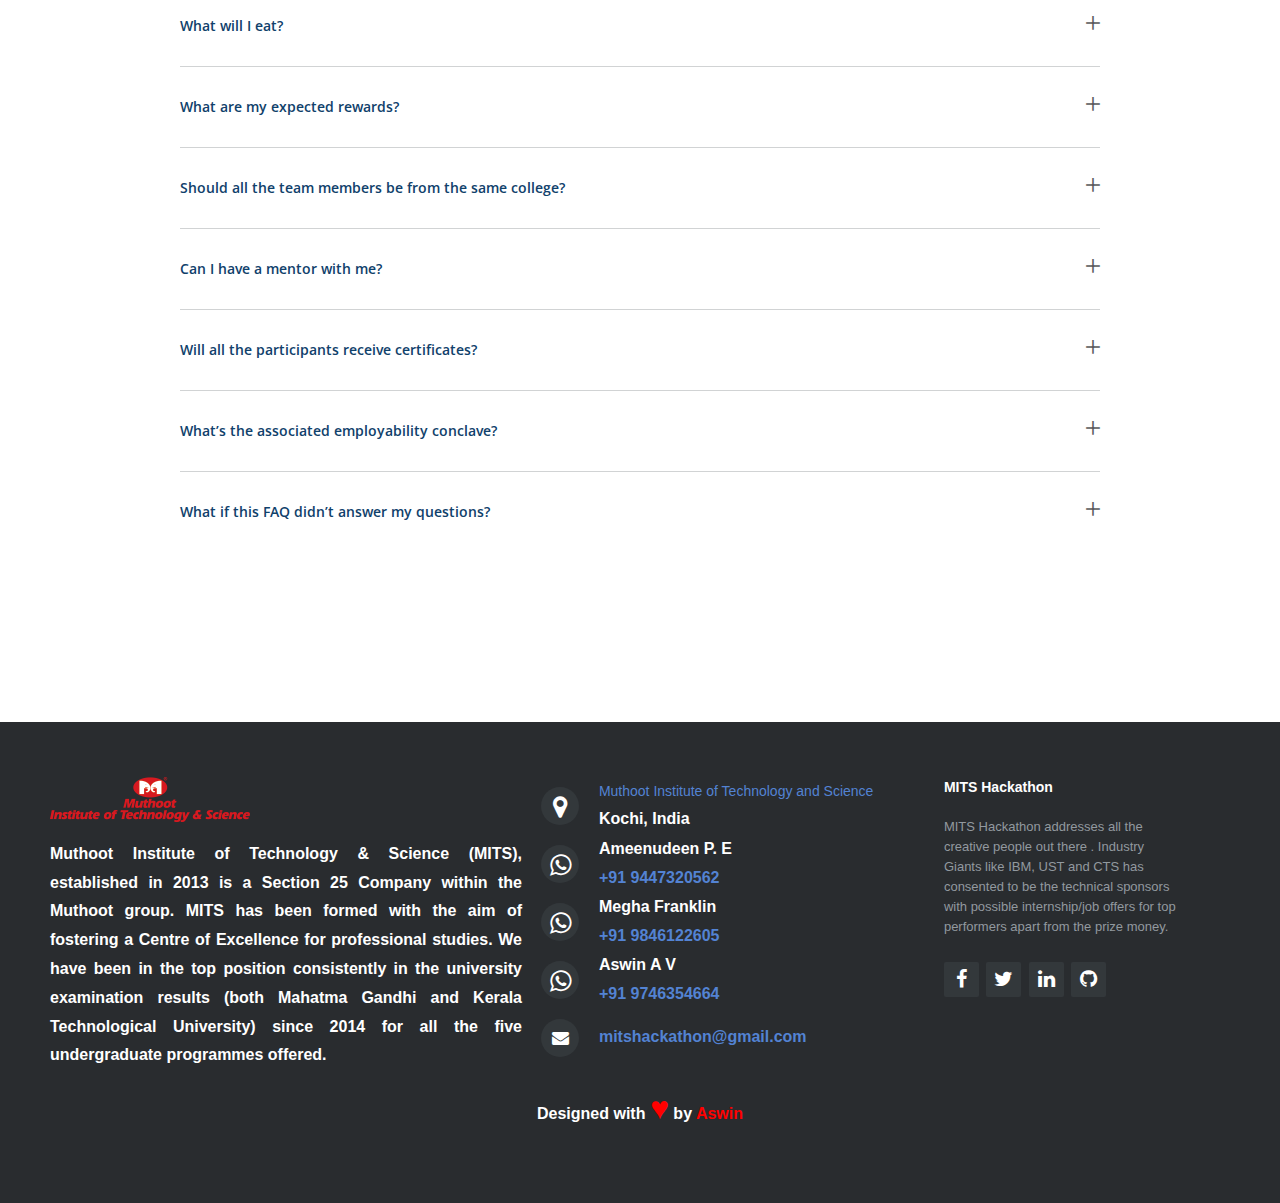
<file: faq.html>
<!DOCTYPE HTML>
<html>
	
<head>
		<title>MITS HACKATHON</title>
		<meta charset="utf-8" />
		<meta name="viewport" content="width=device-width, initial-scale=1" />
		<link rel="shortcut icon" href="favicon.ico" type="image/x-icon">
		<link href="https://fonts.googleapis.com/css?family=Open+Sans:400,600,700,800" rel="stylesheet">
		<link rel="stylesheet" href="css/bootstrap.min.css" />
		<link rel="stylesheet" href="css/icomoon.css" />
		<link rel="stylesheet" href="css/slick.css" />
		<link rel="stylesheet" href="css/custom.css" />
		<link rel="stylesheet" href="css/responsive.css" />
		<!--- new css -->
		<link rel="stylesheet" href="css/footer.css">
		<link rel="stylesheet" href="https://cdnjs.cloudflare.com/ajax/libs/font-awesome/4.7.0/css/font-awesome.min.css"
		
	</head>
	<body id="banner">
  
		<div class="header">
			<div class="container-fluid">
			
				<div class="row">
					<div class="col-xs-3 col-sm-3">
						<a href="http://live.muthnet.com/mits" target="_blank" class="site-logo">MITS HACKATHON</a>
					</div><!-- .col -->
					<div class="col-xs-9 col-sm-9 menu-wrapper">
						<a href="#" id="trigger-overlay" class="hamburger">
							<span></span>
							<span></span>
							<span></span>
							<span></span>
							<span></span>
							<span></span>
					    </a>
						<ul class="main-nav list-inline list-unstyled">
							<li><a href="index.html#about">Home</a></li>
							<li><a href="story.html">The Story</a></li>
							<li><a href="index.html#schedule">Schedule</a></li>
						    <li><a href="https://docs.google.com/forms/d/12H34tUZz7HWKGcUfFgvF447LX0npbGs9qM3pLm3HBgQ/edit">Register</a></li>
							<li><a href="index.html#partners">Partners</a></li>
							<li><a href="index.html#prizes">Rewards</a></li>
						<!--	<li><a href="terms.html">Terms</a></li> -->
							<li><a href="faq.html">FAQ</a></li>
							
							<li><a href="index.html#contact">Contact</a></li>
						</ul>
					</div><!-- .col -->
				</div><!-- .row -->
			</div><!-- .container-fluid -->
		</div><!-- .header -->
		
	</div><!-- .banner -->
        

  	<div class="padded-section faq" id="faq">
		<div class="container-fluid">
			<h2>FAQs</h2>
			<ul class="accordion-list list-unstyled">
				<li>
					<div class="acc-head">
					How does it work?
						<i class="icon-acc"></i>
					</div>
					<div class="acc-body">
						The grand challenges of the world  will be made available to the registered mail IDs at least 2 days before the competition. Each team can select one or more challenges and start ideation.
						On 16th Friday afternoon they will be presenting their ideas and proposed solutions to an expert panel containing stalwarts from industry and academia. 
						Once they get the green signal from the panel they can start working on the solution through software/hardware implementations.
					</div>
				</li>
				<li>
					<div class="acc-head">
						How does registration work?
						<i class="icon-acc"></i>
					</div>
					<div class="acc-body">
                           Registrations will be closed as soon us we get enough number of teams. 
						   Along with the registration upload your team profile indicating all your previous achievements either as individual or as the team. 
						   If you’re shortlisted, you’ll be notified via registered e-mail id and phone
					</div>
				</li>
				<li>
					<div class="acc-head">
					Is this a programming challenge?

						<i class="icon-acc"></i>
					</div>
					<div class="acc-body">
						MITS Hackathon is not a coding challenge. Rather it is a contest to identify and reward ‘The Real Engineer’. 
						We prefer a well ideated and designed hardware/software solution for some of the grand challenges in the world.And ofcourse, 
						rather than a plug and play solution we prefer solutions obtained after some rigorous programming.
						<br><br>
					</div>
				</li>
				<li>
					<div class="acc-head">
					What do you mean by this theme?

						<i class="icon-acc"></i>
					</div>
					<div class="acc-body">
						 As artificial intelligence, machine learning, robotics, IoT and other disruptive technologies are going to take over our future, we believe that bringing in an element of <b>‘Smartness’</b> through technology to our lives, makes a lot of sense. 
						This smart world is set to be the next important stage in human history. 
						<b>MITS HACKATHON</b> aims at investigating on the essential problems and crucial issues in truly building the smart world that benefits humanity, and simultaneously safeguards the natural environment for sustainable development and evolution.
					</div>
				</li>
					<li>
					<div class="acc-head">
					Will required hardwares and software platforms will be available onsite?

						<i class="icon-acc"></i>
					</div>
					<div class="acc-body">
					We don’t guarantee that all the required softwares/hardwares are available onsite.
					You are requested to bring all the required hardwares and softwares installed.
					</div>
				</li>
				<li>
					<div class="acc-head">
                      What’s the schedule?
						<i class="icon-acc"></i>
					</div>
					<div class="acc-body">
					See above! MITS Hackathon is not an overnight event.
					</div>
				</li>
				
				<li>
					<div class="acc-head">
                     Who can attend?
						<i class="icon-acc"></i>
					</div>
					<div class="acc-body">
                      The contest is open for students currently doing undergraduate engineering (BE/B.Tech) or Post graduate Engineering (ME/M.Tech) or MCA in any of the AICTE approved institutions in India. 
					  The contest is also open for students passed out in 2017.
					</div>
				</li>
				<li>
					<div class="acc-head">
					  What size should teams be?
						<i class="icon-acc"></i>
					</div>
					<div class="acc-body">
				      Teams should be groups of 2-4 people. We encourage you to submit your application after you’ve finalized your team.
					  If you already applied but wish to change your team, just contact us.
					  While we recommend signing up as a team, also feel free to register alone!
					</div>
				</li>
				<li>
					<div class="acc-head">
					Do all team members have to register?

						<i class="icon-acc"></i>
					</div>
					<div class="acc-body">
					One member can register. While registering, you have to provide all the details of your team as per the form.
					Registration fees can either through online or offline.	

					</div>
				</li>
				
				<li>
					<div class="acc-head">
						What technologies can I code on?

						<i class="icon-acc"></i>
					</div>
					<div class="acc-body">
						Anything you’re comfortable with.

					</div>
				</li>
				
				<li>
					<div class="acc-head">
						Does 'Robotics' related works accepted?

						<i class="icon-acc"></i>
					</div>
					<div class="acc-body">
					  Yes ofcourse

					</div>
				</li>
				
				
			<li>
 					<div class="acc-head">
 						How is this hackathon judged?
 
 
 
 
 
 						<i class="icon-acc"></i>
 					</div>
 					<div class="acc-body">
 					We expect a minimum viable product / solution either software or hardware 
 						The evaluation panel will consist of representatives from industry, academia and research. 
 						We expect a comprehensive evaluation of the important 21st century engineering skills. 
 						We also will be doing a quantitative mapping to the 12 Graduate attributes/ POs, consistent with the theme we follow here in MITS- ‘Engineer as a PO’. 
 						The evaluation sheets with specific value points for evaluating 21st century engineering skills,Coding Skills,PO mappings will be used.
 
 
 
 
 					</div>
 				</li>
				
				<li>
					<div class="acc-head">
						Who will be there for help?


						<i class="icon-acc"></i>
					</div>
					<div class="acc-body">
						‘Hackathon buddies’ will be available on the venue for all technical and non-technical help

					</div>
				</li>
				
				
				
				
				
				
				
				<li>
					<div class="acc-head">
						Where will I stay?





						<i class="icon-acc"></i>
					</div>
					<div class="acc-body">
					Accomodation will be arranged…

					</div>
				</li>
				
					<li>
					<div class="acc-head">
					What should I bring?






						<i class="icon-acc"></i>
					</div>
					<div class="acc-body">
                        Bring a photo ID and a laptop (and charger!) with everything installed . ..Bring necessary hardware too if you are proposing a hardware solution…We'll provide breakfast, lunch, dinner, and free wifi..Don’t forget to bring a thinking head !!!!!!!





					</div>
				</li>
				
				<li>
					<div class="acc-head">
						Where is it?





						<i class="icon-acc"></i>
					</div>
					<div class="acc-body">
				        Registration: <a href="https://goo.gl/HwuCPJ" target="_blank"> Hotel Avenue Center, Panampilly Nagar, Kochi </a> <br/>
						Coding/Implementation: <a href="https://goo.gl/gTCsVg" target="_blank">Muthoot Institute of Technology and Science</a>

					</div>
				</li>
				
				
				<li>
					<div class="acc-head">
						What will I eat?





						<i class="icon-acc"></i>
					</div>
					<div class="acc-body">
					We'll provide food for all meals from Friday's breakfast to Sunday's lunch. We'll provide both veg and non-veg food and unlimited coffee.

					</div>
				</li>
				
				<li>
					<div class="acc-head">
						What are my expected rewards?





						<i class="icon-acc"></i>
					</div>
					<div class="acc-body">
					IBM, UST and Cognizant has confirmed, based on their business demand, Internship opportunities which can lead to job offers​. It ​will be given to 5 to 10 top performers of the Hacakthon, who meet the respective companies criteria . The internship/job offer may not be given to all the members of the winning teams. However a great performer who is not part of a winning team also stand a chance to get internship/job offers. 
<br/> <br/>
Winning team (First, Second and Third) will get the prize money ₹ 50000,₹ 30000, ₹ 20000 ​ sponsored respectively by Murugappa Group, OEN and NeST..

					</div>
				</li>
				
				
				<li>
					<div class="acc-head">
						Should all the team members be from the same college?





						<i class="icon-acc"></i>
					</div>
					<div class="acc-body">
					Not necessarily

					</div>
				</li>
				
				
				
				<li>
					<div class="acc-head">
						Can I have a mentor with me?





						<i class="icon-acc"></i>
					</div>
					<div class="acc-body">
					A faculty working in your institution is always welcome.

					</div>
				</li>
				
				
				<li>
					<div class="acc-head">
						​Will all the participants receive​ certificates?





						<i class="icon-acc"></i>
					</div>
					<div class="acc-body">
                      Yes all the participants receive ​Participa​tion ​Certificate.   
					</div>
				</li>
				
				<li>
					<div class="acc-head">
						What’s the associated employability conclave?





						<i class="icon-acc"></i>
					</div>
					<div class="acc-body">
					 At this time when our need for engineering talent is huge, our country is clearly lagging behind in producing quality engineers with necessary employability skills. This can be attributed mostly to the huge gap existing between industry and academia. A simple curricular solution cannot address adequately this profound challenge. Rather, the stake holders from academia, industry and research need to form discursive alliances, based on mutual respect, that will enrich understanding and create the basis for meaningful deliberations. On that  note, Muthoot Institute of Technology and Science is organizing an ‘Employability Conclave’ on 16/03/2018, at Hotel Avenue Central, wherein some of the best minds from industry and academia is coming together under the same roof for sharing some interesting insights on "From Qualification based to Skill Based" - The Half- Life of Knowledge and changing employability scenario”.
                      <br/>
The registration and idea presentation for hackathon will happen after the conclave.

					</div>
				</li>
				
				
				<li>
					<div class="acc-head">
						What if this FAQ didn’t answer my questions?





						<i class="icon-acc"></i>
					</div>
					<div class="acc-body">
				Please email us at mitshackathon@gmail.com if you’re in any way confused or concerned! We’d love to help you out :)

					</div>
				</li>
				
				
				
			</ul>
		</div><!-- .container-fluid -->
	</div><!-- .padded-section  -->




<footer class="footer-distributed" id="contact">

			<div class="footer-left">

			<a href="https://goo.gl/gTCsVg"target="_blank">	<img cla src="images/mits.png"  /> </a>
			<br/><br/>
			<p align="justify" style="color:#fff;"> Muthoot Institute of Technology & Science (MITS), established in 2013 is a Section 25 Company within the Muthoot group. MITS has been formed with the aim of fostering a Centre of Excellence for professional studies. We have been in the top position consistently in the university examination results (both Mahatma Gandhi and Kerala Technological University)
			since 2014 for all the five undergraduate programmes offered. </p>

			<!--	<p class="footer-links">
					<a href="#about">Home</a>
					.
				    <a href="story.html">The Story</a>
					.
				    <a href="#schedule">Schedule</a>
					.
				    <a href="https://goo.gl/forms/bFEtsz4yQntZh65n1" target="_blank">Register</a>
					.
				    <a href="#prizes">Prizes</a>
					.
				    <a href="faq.html">FAQ</a>
					
				</p> -->


			</div>

			<div class="footer-center">

				<div>
					<i class="fa fa-map-marker"></i>
					<p><span><a href="https://goo.gl/gTCsVg" target="_blank">Muthoot Institute of Technology and Science</a></span> Kochi, India</p>
				</div>

				<div>
					<i class="fa fa-whatsapp"></i>
			       <p>Ameenudeen P. E <br/> <a href="https://api.whatsapp.com/send?phone=919447320562" target="_blank">+91 9447320562 </a></p>

				</div>
				
				<div>
					<i class="fa fa-whatsapp"></i>
			       <p>Megha Franklin<br/> <a href="https://api.whatsapp.com/send?phone=919846122605" target="_blank">+91 9846122605</a></p>

				</div>
				
				<div>
					<i class="fa fa-whatsapp"></i>
			       <p>Aswin A V <br/> <a href="https://api.whatsapp.com/send?phone=919746354664" target="_blank">+91 9746354664 </a></p>

				</div>

				<div>
					<i class="fa fa-envelope"></i>
					<p><a href="mailto:mitshackathon@gmail.com">mitshackathon@gmail.com</a></p>
				</div>
				

			</div>

			<div class="footer-right">

				<p class="footer-company-about">
					<span>MITS Hackathon</span>
					MITS Hackathon addresses all the creative people out there . Industry Giants like IBM, UST and CTS has consented to be the technical sponsors with possible internship/job offers for top performers apart from the  prize money.
				</p>

				<div class="footer-icons">

					<a href="https://www.facebook.com/mitshackathon" target="_blank"><i class="fa fa-facebook"></i></a>
					<a href="#"><i class="fa fa-twitter"></i></a>
					<a href="#"><i class="fa fa-linkedin"></i></a>
					<a href="#"><i class="fa fa-github"></i></a>

				</div>

			</div>
                 							<p align= "center" style="color:#fff;" >	Designed with <span style="font-size:200%;color:red;">♥</span> by  <a href="https://www.linkedin.com/in/aswinavofficial/" target="_blank" style="color:red;">Aswin</a>  </p>

		</footer>

		<!-- Scripts -->
			<script src="js/jquery.min.js"></script>
			<script src="js/bootstrap.min.js"></script>
			<script src="js/slick.min.js"></script>
			<script src="js/custom.js"></script>
			<script src="ejs/magnific-popup.min.js"></script>
	 

	</body>

</html>
</file>
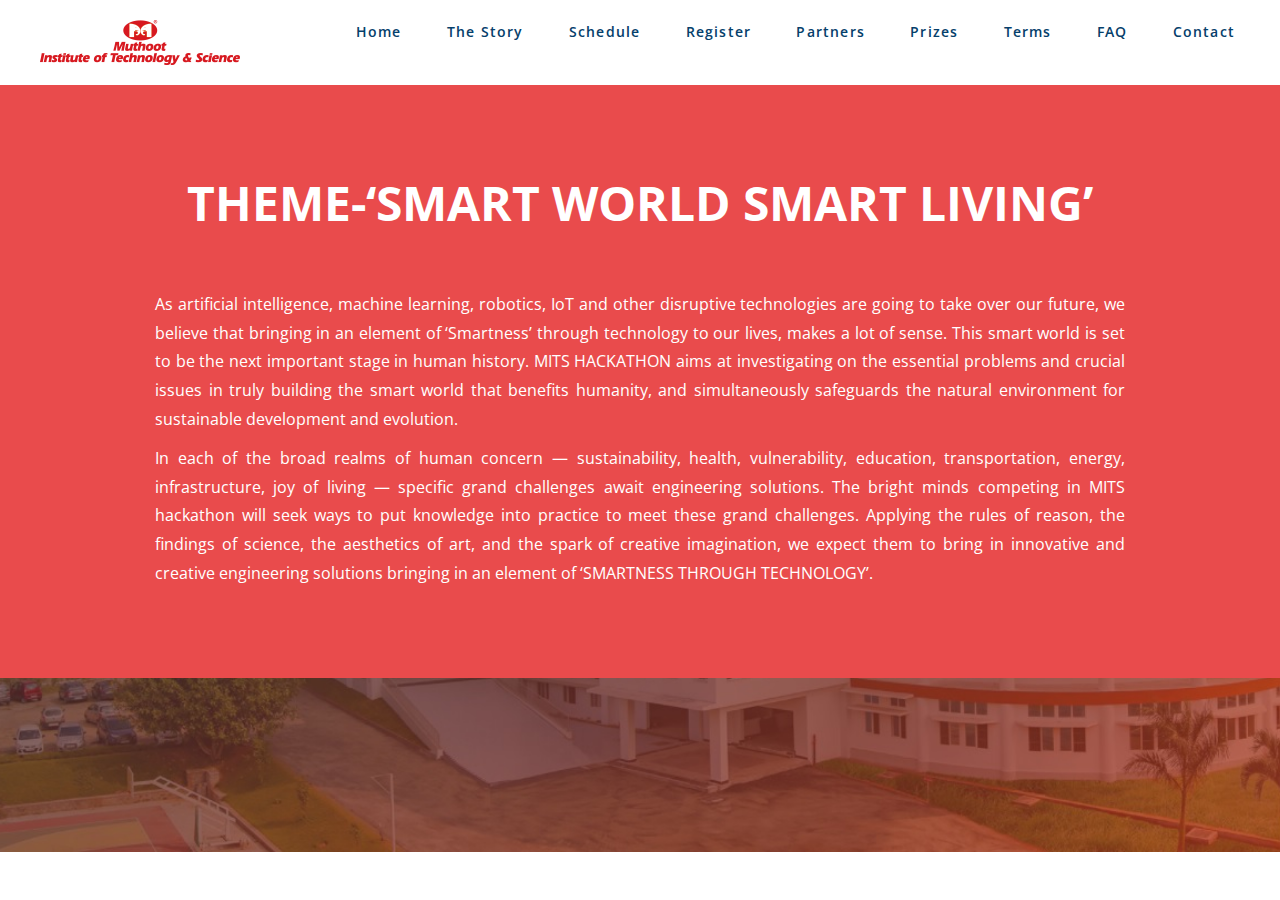
<file: theme.html>
<!DOCTYPE HTML>
<html>
	
<head>
		<title>MITS HACKATHON</title>
		<meta charset="utf-8" />
		<meta name="viewport" content="width=device-width, initial-scale=1" />
		<link rel="shortcut icon" href="favicon.ico" type="image/x-icon">
		<link href="https://fonts.googleapis.com/css?family=Open+Sans:400,600,700,800" rel="stylesheet">
		<link rel="stylesheet" href="css/bootstrap.min.css" />
		<link rel="stylesheet" href="css/icomoon.css" />
		<link rel="stylesheet" href="css/slick.css" />
		<link rel="stylesheet" href="css/custom.css" />
		<link rel="stylesheet" href="css/responsive.css" />
	</head>
	<body id="banner">

	<div class="banner">
		<div class="header">
			<div class="container-fluid">
				<div class="row">
					<div class="col-xs-3 col-sm-3">
						<a href="#banner" class="site-logo">MITS HACKATHON</a>
					</div><!-- .col -->
					<div class="col-xs-9 col-sm-9 menu-wrapper">
						<a href="#" id="trigger-overlay" class="hamburger">
							<span></span>
							<span></span>
							<span></span>
							<span></span>
							<span></span>
							<span></span>
					    </a>
						<ul class="main-nav list-inline list-unstyled">
							<li><a href="index.html#about">Home</a></li>
							<li><a href="story.html">The Story</a></li>
							<li><a href="index.html#schedule">Schedule</a></li>
						    <li><a href="https://docs.google.com/forms/d/12H34tUZz7HWKGcUfFgvF447LX0npbGs9qM3pLm3HBgQ/edit">Register</a></li>
						<li><a href="index.html#partners">Partners</a></li>
						<li><a href="index.html#prizes">Prizes</a></li>
							<li><a href="terms.html">Terms</a></li>
							<li><a href="faq.html">FAQ</a></li>
							
							
							<li><a href="index.html#contact">Contact</a></li>
						</ul>
					</div><!-- .col -->
				</div><!-- .row -->
			</div><!-- .container-fluid -->
		</div><!-- .header -->
		
	
	


	<div class="rules padded-section" id="rules">
		<div class="container-fluid">
			<h2 class="light"> THEME-‘SMART WORLD SMART LIVING’</h2>
			
		  <p align="justify" class="t1" > As artificial intelligence, machine learning, robotics, IoT and other disruptive technologies are going to take over our future, we believe that bringing in an element of ‘Smartness’ through technology to our lives, makes a lot of sense. This smart world is set to be the next important stage in human history. MITS HACKATHON aims at investigating on the essential problems and crucial issues in truly building the smart world that benefits humanity, and simultaneously safeguards the natural environment for sustainable development and evolution.
			</p>
      
      <p align="justify" class="t1" >In each of the broad realms of human concern — sustainability, health, vulnerability, education, transportation, energy, infrastructure, joy of living — specific grand challenges await engineering solutions. The bright minds competing in MITS hackathon will seek ways to put knowledge into practice to meet these grand challenges. Applying the rules of reason, the findings of science, the aesthetics of art, and the spark of creative imagination, we expect them to bring in innovative and creative engineering solutions bringing in an element of ‘SMARTNESS THROUGH TECHNOLOGY’.
      
      </p>
			
			
			
		</div><!-- .container-fluid -->
	</div><!-- .padded-section -->
		
	

	



		<!-- Scripts -->
			<script src="js/jquery.min.js"></script>
			<script src="js/bootstrap.min.js"></script>
			<script src="js/slick.min.js"></script>
			<script src="js/custom.js"></script>

	</body>

</html>
</file>
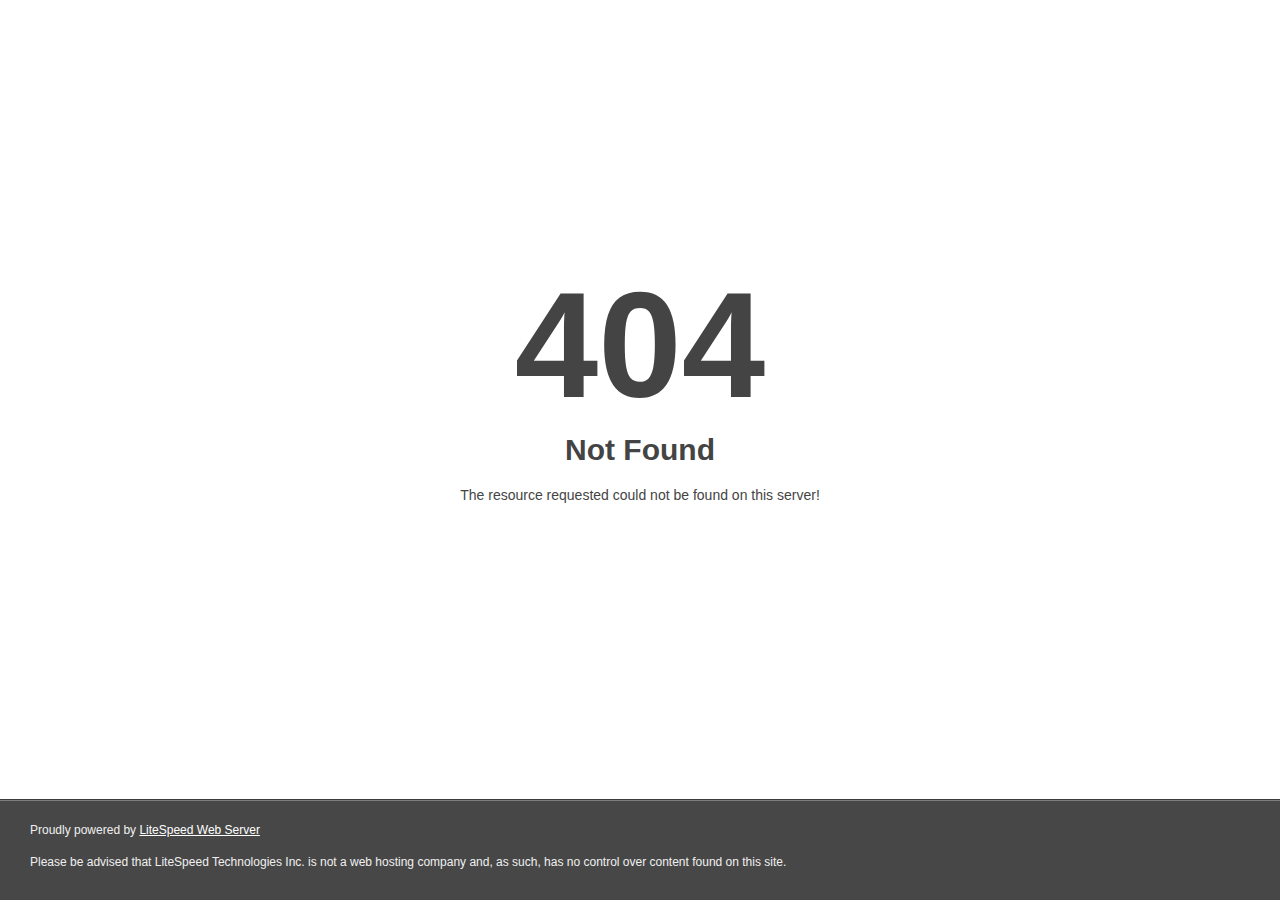
<file: fonts/glyphicons-halflings-regular-2.html>
<!DOCTYPE html>
<html style="height:100%">
<head><title> 404 Not Found
</title></head>
<body style="color: #444; margin:0;font: normal 14px/20px Arial, Helvetica, sans-serif; height:100%; background-color: #fff;">
<div style="height:auto; min-height:100%; ">     <div style="text-align: center; width:800px; margin-left: -400px; position:absolute; top: 30%; left:50%;">
        <h1 style="margin:0; font-size:150px; line-height:150px; font-weight:bold;">404</h1>
<h2 style="margin-top:20px;font-size: 30px;">Not Found
</h2>
<p>The resource requested could not be found on this server!</p>
</div></div><div style="color:#f0f0f0; font-size:12px;margin:auto;padding:0px 30px 0px 30px;position:relative;clear:both;height:100px;margin-top:-101px;background-color:#474747;border-top: 1px solid rgba(0,0,0,0.15);box-shadow: 0 1px 0 rgba(255, 255, 255, 0.3) inset;">
<br>Proudly powered by  <a style="color:#fff;" href="http://www.litespeedtech.com/error-page">LiteSpeed Web Server</a><p>Please be advised that LiteSpeed Technologies Inc. is not a web hosting company and, as such, has no control over content found on this site.</p></div></body></html>
</file>
<file: css/icomoon.css>
@font-face {
  font-family: 'icomoon';
  src:  url('fonts/icomoon49dc.eot?i8bmgb');
  src:  url('fonts/icomoon49dc.eot?i8bmgb#iefix') format('embedded-opentype'),
    url('fonts/icomoon49dc.ttf?i8bmgb') format('truetype'),
    url('fonts/icomoon49dc.woff?i8bmgb') format('woff'),
    url('fonts/icomoon49dc.svg?i8bmgb#icomoon') format('svg');
  font-weight: normal;
  font-style: normal;
}

[class^="icon-"], [class*=" icon-"] {
  /* use !important to prevent issues with browser extensions that change fonts */
  font-family: 'icomoon' !important;
  speak: none;
  font-style: normal;
  font-weight: normal;
  font-variant: normal;
  text-transform: none;
  line-height: 1;

  /* Better Font Rendering =========== */
  -webkit-font-smoothing: antialiased;
  -moz-osx-font-smoothing: grayscale;
}

.icon-envelope:before {
  content: "\e90b";
}
.icon-left:before {
  content: "\e909";
}
.icon-right:before {
  content: "\e90a";
}
.icon-calendar:before {
  content: "\e900";
}
.icon-clock:before {
  content: "\e901";
}
.icon-location:before {
  content: "\e902";
}
.icon-minus:before {
  content: "\e903";
}
.icon-person:before {
  content: "\e904";
}
.icon-phone:before {
  content: "\e905";
}
.icon-plus:before {
  content: "\e906";
}
.icon-quotes:before {
  content: "\e907";
}
.icon-rupee:before {
  content: "\e908";
}
</file>
<file: css/custom.css>
@media only screen and (min-device-width : 320px) and (max-device-width : 480px) {
/* Styles */
.shortlisted {
    font-weight: 600;
    font-size: 18px;
    color: #05406B;
    padding: 20px 40px;
    margin: 30px 0 25px 0;
    border-top: 2px solid #B4C9D8;
    border-bottom: 2px solid #B4C9D8;
	text-align:center;
}

.cogcss
{
margin-left:30px;	
}


}




#par {
    font-weight: 600;
    font-size: 18px;
    color: #05406B;
    padding: 20px 40px;
    margin: 30px 0 25px 0;
    border-top: 2px solid #B4C9D8;
    border-bottom: 2px solid #B4C9D8;
	text-align:center;
}

a.theme
{
	color: #03A9F4; 
}

a.date, a.mut, a.regt
{
	color:#fff !important;
}

@font-face {
    font-family: 'noven';
    src: url('fonts/novecentowide-medium-webfont.eot');
    src: url('fonts/novecentowide-medium-webfontd41d.eot?#iefix') format('embedded-opentype'), url('fonts/novecentowide-medium-webfont.woff2') format('woff2'), url('fonts/novecentowide-medium-webfont.woff') format('woff'), url('fonts/novecentowide-medium-webfont.ttf') format('truetype'), url('fonts/novecentowide-medium-webfont.svg#novecento_widemedium') format('svg');
    font-weight: normal;
    font-style: normal;
}

body {
    font-family: 'Open Sans', sans-serif;
}

a {
    -webkit-transition: all 0.3s ease;
    transition: all 0.3s ease;
  /*  color: inherit; */
	color: #03A9F4; 
}

a:hover, a:visited, a:active, a:focus {
    color: inherit ;
    text-decoration: none;
    outline: none;
}

img {
    max-width: 100%;
}

.container-fluid {
    max-width: 1230px;
}

h2 {
    font-size: 48px;
    text-align: center;
    font-weight: bold;
    margin-bottom: 60px;
    margin-top: 0;
    /*color: #42BA78;  */
	 color : #03A9F4; 

}

h2.light {
    color: #fff;
}

p {
    font-size: 16px;
    line-height: 1.8;
}

.full-width {
    width: 100%;
}


/******************* Banner *****************/

.banner {
    background: url('../images/mitsbg.jpg') no-repeat center;
    background-size: cover;
    padding-bottom: 174px;
}

.header {
    padding: 20px 0;
    background-color: #fff;
    -webkit-transition: all 0.3s ease;
    transition: all 0.3s ease;
}

.header a {
    color: #05406B;
    font-weight: 600;
}

.site-logo {
    display: inline-block;
    text-indent: -9999999px;
	background: url('../images/mits.png') no-repeat center;	    
	background-size: cover;
	width: 200px;
	height: 45px;
	image-rendering: -webkit-optimize-contrast;
    image-rendering: -moz-crisp-edges;
    image-rendering: -o-crisp-edges;
    image-rendering: crisp-edges;
}

.main-nav {
    padding-top: 2px;
    margin-bottom: 0;
    text-align: right;
    letter-spacing: 1.2px;
}

.sticky .banner {
    padding-top: 63px;
}

.sticky .header {
    width: 100%;
    right: 0;
    margin-left: auto;
    margin-right: auto;
    position: fixed;
    top: 0;
    left: 0;
    padding: 10px 0;
    z-index: 1;
    background-color: #fff;
}

.main-nav li {
    margin-right: 30px;
}

.main-nav li:last-child {
    margin-right: 0;
}

.banner-text h1 {
    max-width: 900px;
    text-align: center;
    font-weight: bold;
  /*  margin: 194px auto 52px auto; */
   margin: 80px auto 52px auto;
    color: #fff;
    font-size: 42px;
    line-height: 1.3;
}

.reg 
{
	text-align: center;
    font-weight: bold;
    background: transparent !important;
    border: 3px solid #313131; 
	box-sizing: border-box;
  line-height: 4.8rem;
/*  border-color: #FFFFFF; */
  	border-color : #03A9F4;
  color: #FFFFFF;
  font-size:25pt;
 /* border-width: thin;  */
  width:200px;
   margin-top:50px; 
  margin-left: 500px;   
}

.reg1 
{
	text-align: center;
    font-weight: bold;
    background: transparent !important;
    border: 3px solid #313131; 
	box-sizing: border-box;
  line-height: 4.8rem;
/*  border-color: #FFFFFF; */
  	border-color : #03A9F4;
  color: #FFFFFF;
  font-size:25pt;
 /* border-width: thin;  */
  width:200px;
   margin-top:20px; 
   
}


.reg2
{
	text-align: center;
    font-weight: bold;
    background: transparent !important;
    border: 3px solid #313131; 
	box-sizing: border-box;
  line-height: 4.8rem;
/*  border-color: #FFFFFF; */
  	border-color : #03A9F4;
  color: #FFFFFF;
  font-size:25pt;
 /* border-width: thin;  */
  width:200px;
   margin:auto; 
   
}

.boxr
{
  box-sizing: border-box;
  margin-top:50px;  
	
}





.banner-text h1 span {
    font-size: 54px;
}

.location-list {
    text-align: center;
}

.location-list li {
    font-size: 18px;
    font-weight: bold;
    color: #fff;
    /*text-transform: uppercase;*/
    margin-right: 10px;
}

.location-list li:last-child {
    margin-right: 0;
}

.location-list i {
    font-size: 30px;
    margin-right: 6px;
  /*  color: #42BA78; */
	color: #03A9F4;
    display: inline-block;
    vertical-align: middle;
}


/******************* Banner *****************/

.padded-section {
    padding-top: 92px;
    padding-bottom: 80px;
}

.about {
 
  background-color: #fff;

    background-size: cover;
    image-rendering: -webkit-optimize-contrast;
    image-rendering: -moz-crisp-edges;
    image-rendering: -o-crisp-edges;
    image-rendering: crisp-edges;
}
.about h2 {
	margin-bottom: 30px;
}
.mitshackathon {
    display: block;
    margin-top: 50px;
    margin-bottom: 40px;
}

.mitshackathon img {
    margin: 0 auto;
    display: block;
	width : 200px;
	height : 45px;
}

.mitshackathon:hover {
    opacity: 0.89;
}

.about h3 {
    font-size: 30px;
    font-weight: 600;
    text-align: center;
    margin-top: 50px;
    margin-bottom: 30px;
  /*  color: #42BA78; */
	color: #03A9F4;
}

.about p {
    max-width: 930px;
    margin: 0 auto 15px auto;
    text-align: justify;
    line-height: 2.2;
    font-weight: 600;
    color: #10416B;
}


/******************* Schedule *****************/

.schedule {
    background-color: #05406B;
}

.schedule .container-fluid {
    max-width: 1080px;
}

.schedule h3 {
    font-size: 30px;
  /*  color: #42BA78; */
	color: #03A9F4;
    font-weight: bold;
}

.event-list {
    position: relative;
    margin-top: 56px;
}

.event-list li {
    position: relative;
    color: #fff;
    font-size: 18px;
    font-weight: 600;
    padding-bottom: 30px;
    padding-left: 40px;
}

.event-list li:last-child {
    padding-bottom: 0;
}

.event-list li:before {
    content: '';
    width: 8px;
    height: 8px;
    border-radius: 50%;
 /*   background-color: #42BA78; */
	background-color: #03A9F4;
    position: absolute;
    left: -4px;
    top: 10px;
}

.event-list:before {
    content: '';
    position: absolute;
    left: 0;
    top: 14px;
    width: 1px;
    height: calc( 100% - 25px);
    background-color: #42BA78;
}

.event-list li span {
    display: inline-block;
    width: 40%;
    /*padding-right: 35px;*/
}


/******************* FAQ *****************/

.faq .container-fluid {
    max-width: 950px;
}

.accordion-list {}

.accordion-list li {
    display: block;
    border-bottom: 1px solid #D1D3D4;
    padding: 30px 0;
}

.accordion-list li:last-child {
    border: none;
}

.accordion-list li .acc-head {
    position: relative;
    font-size: 14px;
    color: #10416B;
    font-weight: 600;
    padding: 0 140px 0 0;
    cursor: pointer;
}

.accordion-list li .acc-head .icon-acc {
    position: absolute;
    right: 0;
    font-size: 14px;
    color: #58595B;
    -webkit-transition: all 0.3s ease;
    transition: all 0.3s ease;
}

.accordion-list li .acc-head .icon-acc:before {
    content: "\e906";
}

.accordion-list li.active .acc-head .icon-acc:before {
    content: "\e903";
}

.accordion-list li .acc-body {
    color: #6D6E71;
    font-size: 14px;
    padding-right: 140px;
    padding-top: 0;
    max-height: 0px;
    overflow: hidden;
    -webkit-transition: all 0.3s ease;
    transition: all 0.3s ease;
}

.accordion-list li.active .acc-body {
    max-height: 500px;
    padding-top: 30px;
}


/******************* Register *****************/
.registerhafter {
    display: none;
    padding-top: 80px;
    padding-bottom: 40px;
    background: url('../images/register.jpg') no-repeat center;
    background-size: cover;
    text-align: center;
}
    .registerhafter .container-fluid {
        max-width: 900px;
        color: #fff;
    }
     
   
    
    .registerhafter h2 {
        margin-top: 0;
        font-size: 25px;
        color: #fff;
    }

        .registerhafter h2 i {
            color: #42BA78;
            margin-right: 15px;
            display: inline-block;
            vertical-align: sub;
            font-size: 46px;
        }

        .registerhafter h2 span {
            font-size: 32px;
            margin-left: 5px;
        }

    .registerhafter h3 {
        color: #fff;
        font-size: 18px;
        padding: 40px 0 30px 0;
        margin: 0;
        font-weight: 600;
    }

.btn-registerhafter {
    color: #fff;
    font-size: 16px;
    font-weight: bold;
    padding: 6px 30px;
    border-radius: 12px;
    background-color: #42BA78;
}

    .btn-registerhafter:hover {
        color: #fff;
        opacity: 0.8;
    }



.register {
    display:block;
    padding-top: 80px;
    padding-bottom: 40px;
    background: url('../images/register.jpg') no-repeat center;
    background-size: cover;
    text-align: center;
}


.register .container-fluid {
    max-width: 900px;
    color: #fff;
}

.register h2 {
    margin-top: 0;
    font-size: 25px;
    color: #fff;
}

.register h2 i {
    color: #42BA78;
    margin-right: 15px;
    display: inline-block;
    vertical-align: sub;
    font-size: 46px;
}

.register h2 span {
    font-size: 32px;
    margin-left: 5px;
}

.register h3 {
    color: #fff;
    font-size: 18px;
    padding: 40px 0 30px 0;
    margin: 0;
    font-weight: 600;
}

.btn-register {
    color: #fff;
    font-size: 16px;
    font-weight: bold;
    padding: 6px 30px;
    border-radius: 12px;
  /*  background-color: #42BA78;  */
	background-color: #03A9F4;
}

.btn-register:hover {
    color: #fff;
    opacity: 0.8;
}


/*.register p {
	
}*/


/******************* Prizes *****************/

.prizes {
    text-align: center;
}

.prizes .container-fluid {
    max-width: 980px;
}

.prize-pool {
    background-color: #42BA78;
    padding: 80px 70px 70px 70px;
}

.prize-pool h3 {
    font-weight: 600;
    font-size: 28px;
    position: relative;
    background-color: #42BA78;
    padding: 0 75px;
    display: inline-block;
    color: #fff;
}

.prize-pool h3:before {
    content: '';
    height: 1px;
    display: block;
    width: 56px;
    left: 0;
    top: 50%;
    position: absolute;
    background-color: #10416B;
}

.prize-pool h3:after {
    content: '';
    height: 1px;
    display: block;
    width: 56px;
    right: 0;
    top: 50%;
    position: absolute;
    background-color: #10416B;
}

.prize-money {
    margin-top: 40px;
    margin-bottom: 20px;
    image-rendering: -webkit-optimize-contrast;
    image-rendering: -moz-crisp-edges;
    /* Firefox        */
    image-rendering: -o-crisp-edges;
    image-rendering: crisp-edges;
}

.prize-pool h4 {
    font-size: 92px;
    font-weight: 600;
    color: #fff;
}

.prize-pool h4 i {
    font-size: 70px
}

.shortlisted {
    font-weight: 600;
    font-size: 18px;
    color: #05406B;
    padding: 20px 40px;
    margin: 30px 0 25px 0;
    border-top: 2px solid #B4C9D8;
    border-bottom: 2px solid #B4C9D8;
	text-align:justify;
}


.runner-ups {
    color: #6D6E71;
    font-size: 16px;
}


/******************* Rules *****************/

.rules {
    background-color: #05406B;
	background-color : #e94b4c;
}

.rules .container-fluid {
    max-width: 1000px;
}

.rule-list {
    columns: 2;
    -webkit-columns: 2;
    -moz-columns: 2;
    -webkit-column-gap: 70px;
    column-gap: 70px;
    color: #fff;
    font-size: 16px;
}

.rule-list li {
    margin-bottom: 25px;
    padding-left: 22px;
    position: relative;
    line-height: 1.8;
}

.rule-list li:before {
    content: '';
    width: 8px;
    height: 8px;
    border-radius: 50%;
    background-color: #42BA78;
    position: absolute;
    left: 0;
    top: 7px;
}


/******************* Partners *****************/

.partners h2 {
    margin-bottom: 20px;
}

.partner-list {
    text-align: center;
    padding-top: 20px;
}

.partner-list li {
    margin-right: 70px;
    
}

.partner-list li h3 {
    font-size: 24px;
    margin-top: 0;
    font-weight: bold;
    color: #42BA78;
    margin-bottom: 25px;
}

.partner-list li:last-child {
    margin-right: 0;
}

.partner-list li:first-child {
    margin-bottom: 50px;
    margin-right: 0;
}

.testimonial {
    padding: 40px 0 30px 0;
    background-color: #42BA78;
    text-align: center;
}

.testimonial .container-fluid {
    position: relative;
    max-width: 1050px;
}

.testimonial-list {
    margin: 0 50px;
}

.testimonial-image {
    width: 80px;
    height: 80px;
    margin: 0 auto 10px auto;
    border-radius: 50%;
    overflow: hidden;
}

.testimonial-list i {
    font-size: 44px;
    color: #fff;
}

.testimonial-quote {
    font-size: 16px;
    color: #fff;
    padding: 40px 0 30px 0;
    max-width: 850px;
    margin: 0 auto;
}

.testimonial-author {
    color: #05406B;
    max-width: 850px;
    margin: 0 auto;
    font-size: 16px;
    font-weight: 600;
}

.prev, .next {
    position: absolute;
    top: 50%;
    -webkit-transform: translateY(-50%);
    transform: translateY(-50%);
    font-size: 26px;
    color: #fff;
    cursor: pointer;
}

.prev {
    left: 30px;
}

.next {
    right: 30px;
}


/******************* Contact *****************/

.contact {
    text-align: center;
}

.contact-list {
    padding: 30px 50px;
	border: 2px solid #03A9F4;
    display: inline-block;
}

.contact-list li {
    color: #05406B; 
   /*	color: #03A9F4; */
    font-size: 28px;
    font-weight: 600;
    padding: 0 40px;
   /* border-right: 2px solid #B4C9D8; */
	border-right: 2px solid #03A9F4;
    line-height: 1;
}
.contact-list li a {
	
	color: #05406B;
	/*color: #03A9F4 */
}
.contact-list li a:hover {
	opacity: 0.8;
}
.contact-list li:last-child {
    border: none;
}

.contact-list li i {
    font-size: 22px;
    color: #03A9F4;
    margin-right: 10px;
    display: inline-block;
    vertical-align: baseline;
}

.footer {
    margin-top: 120px;
}

.footer-logo {
    font-size: 22px;
    color: #05406B;
    font-weight: bold;
    font-family: 'noven';
}

.credits-list {
    /*margin-bottom: 45px;*/
}

.credits-list li {
    margin-right: 40px;
    font-size: 16px;
    color: #6D6E71;
}

.credits-list li:last-child {
    margin-right: 0;
}

.powered {
    image-rendering: -webkit-optimize-contrast;
    image-rendering: -moz-crisp-edges;
    image-rendering: -o-crisp-edges;
    image-rendering: crisp-edges;
    max-width: 200px;
    display: inline-block;
    vertical-align: baseline;
    margin: 0;
}

.footer-logo {
	text-indent: -99999px;
	display: inline-block;
	width: 300px;
	height: 65px;
	background: url('../images/mits.png') no-repeat center;
	background-size: cover;
	image-rendering: -webkit-optimize-contrast;
    image-rendering: -moz-crisp-edges;
    image-rendering: -o-crisp-edges;
    image-rendering: crisp-edges;
}

.bg-4 { 
    background-color: #2f2f2f;
    color: #ffffff;
}

/******************* Hamburger *****************/

.sticky .hamburger {
    top: 2px;
}

.hamburger {
    position: absolute;
    top: 10px;
    right: 15px;
    display: none;
    width: 26px;
    height: 21px;
    cursor: pointer;
    -webkit-transition: all 0.3s ease;
    transition: all 0.3s ease;
}

.hamburger span {
    position: absolute;
    display: block;
    width: 50%;
    height: 3px;
    background: #05406B;
    opacity: 1;
    -webkit-transition: all .25s cubic-bezier(0.22, 0.61, 0.36, 1);
    transition: all .25s cubic-bezier(0.22, 0.61, 0.36, 1);
    -webkit-transform: rotate(0deg);
    transform: rotate(0deg);
}

.hamburger.menu-close span, .home .hamburger span, .contact .hamburger span {
    background: #05406B;
}

.hamburger span:nth-child(even) {
    left: 50%;
}

.hamburger span:nth-child(odd) {
    left: 0px;
}

.hamburger span:nth-child(1), .hamburger span:nth-child(2) {
    top: 0px;
}

.hamburger span:nth-child(3), .hamburger span:nth-child(4) {
    top: 9px;
}

.hamburger span:nth-child(5), .hamburger span:nth-child(6) {
    top: 18px;
}

.hamburger.menu-close span:nth-child(1), .hamburger.menu-close span:nth-child(6) {
    -webkit-transform: rotate(45deg);
    transform: rotate(45deg);
}

.hamburger.menu-close span:nth-child(2), .hamburger.menu-close span:nth-child(5) {
    -webkit-transform: rotate(-45deg);
    transform: rotate(-45deg);
}

.hamburger.menu-close span:nth-child(1) {
    top: 6px;
    left: 3px;
}

.hamburger.menu-close span:nth-child(2) {
    top: 6px;
    left: calc(50% - 3px);
}

.hamburger.menu-close span:nth-child(3) {
    /*left: -50%;*/
    opacity: 0;
}

.hamburger.menu-close span:nth-child(4) {
    /*left: 100%;*/
    opacity: 0;
}

.hamburger.menu-close span:nth-child(5) {
    top: 14px;
    left: 3px;
}

.hamburger.menu-close span:nth-child(6) {
    top: 14px;
    left: calc(50% - 3px);
}


.t1
{
	color: white;
	
	
}

.videowrapper {
    float: none;
    clear: both;
    width: 100%;
    position: relative;
    padding-bottom: 56.25%;
    padding-top: 25px;
    height: 0;
}
.videowrapper iframe {
    position: absolute;
    top: 0;
    left: 0;
    width: 100%;
    height: 100%;
}


.embed-container { position: relative; padding-bottom: 56.25%; height: 0; overflow: hidden; max-width: 100%; } .embed-container iframe, .embed-container object, .embed-container embed { position: absolute; top: 0; left: 0; width: 100%; height: 100%;
</file>
<file: css/responsive.css>
/* Large Devices, Wide Screens */

@media only screen and (max-width: 1200px) {}


/* Large Devices, Wide Screens */

@media only screen and (max-width: 1024px) {
    .partner-list li {
        margin-bottom: 70px;
        text-align: center;
        margin-right: 0;
        width: 100%;
    }
    .partner-list li:first-child {
        margin-bottom: 70px
    }
    .hamburger {
        display: block;
    }
    .main-nav {
        display: none;
    }
    .menu-open .header {
        display: block;
        position: fixed;
        top: 0;
        left: 0;
        height: 100%;
        width: 100%;
        background-color: #fff;
        z-index: 1;
        overflow: auto;
    }
    .menu-open .main-nav {
        margin-top: 60px;
        display: block;
    }
    .menu-open .main-nav li {
        display: block;
        margin-bottom: 20px;
        margin-right: 0;
        font-size: 24px;
    }
    .menu-open .site-logo {
        color: #05406B;
    }
    .menu-open .main-nav li a {
        color: #05406B;
    }
    .menu-open .hamburger span {
        background-color: #000;
    }
    .schedule .container-fluid, .faq .container-fluid, .register .container-fluid, .prizes .container-fluid, .rules .container-fluid {
        max-width: 900px;
    }
    .contact-list {
    	padding: 30px;
    }
}


/* Medium Devices, Desktops */

@media only screen and (max-width: 992px) {
    .schedule .container-fluid, .faq .container-fluid, .register .container-fluid, .prizes .container-fluid, .rules .container-fluid {
        max-width: 768px;
    }

}


/* Small Devices, Tablets */

@media only screen and (max-width: 768px) {
    .schedule .container-fluid, .faq .container-fluid, .register .container-fluid, .prizes .container-fluid, .rules .container-fluid {
        max-width: 600px;
    }
    h2 {
        font-size: 40px;
        margin-bottom: 40px;
    }
    p {
        font-size: 14px;
    }
    .header {
        padding-top: 40px;
    }
    .padded-section {
        padding-top: 70px;
        padding-bottom: 60px;
    }
    .register {
        padding-top: 50px;
    }
    .banner-text h1 {
        margin-top: 124px;
        font-size: 36px;
    }
    .banner-text h1 span {
        font-size: 48px;
    }
    .banner {
        padding-bottom: 124px;
    }
    .prize-pool h3 {
        font-size: 24px;
    }
    .prize-pool h4 i {
        font-size: 54px;
    }
    .prize-pool h4 {
        font-size: 70px;
    }
    .accordion-list li {
        padding: 15px 0;
    }
    .accordion-list li.active .acc-body {
        padding-top: 15px;
    }
    .accordion-list li .acc-body {
        padding-right: 20px;
    }
    .schedule h3 {
        font-size: 24px;
    }
    .partner-list li img {
        max-width: 300px;
    }
    .contact-list li {
    	width: 100%;
    	margin-bottom: 30px;
    	border: none;
    }
    .contact-list li:last-child {
		margin-bottom: 0;
    }
}

@media only screen and (max-width: 600px) {
    .rule-list {
        columns: 1;
        -webkit-columns: 1;
        -moz-columns: 1;
    }
    .contact-list {
        padding: 30px;
    }
    .prize-pool {
        padding: 30px;
    }
    .contact-list li {
        font-size: 20px;
    }
    .banner-text h1 {
        font-size: 24px;
        margin-top: 80px;
    }
    .banner-text h1 span {
        font-size: 30px;
    }
    .location-list li {
        font-size: 16px;
    }
    .location-list li i {
        font-size: 26px;
    }
    .banner {
        padding-bottom: 80px;
    }
    .footer {
        margin-top: 80px;
    }
    .credits-list li {
        margin-bottom: 30px;
        display: block;
        margin-right: 0;
    }
    .credits-list {
        margin-bottom: 30px;
    }
}


/* Extra Small Devices, Phones */

@media only screen and (max-width: 480px) {
    h2 {
        font-size: 34px;
    }
    .prize-pool h3 {
        font-size: 18px;
    }
    .prize-pool h4 {
        font-size: 50px;
    }
    .prize-pool h4 i {
        font-size: 40px;
    }
    .contact-list {
        padding: 20px 15px;
    }
    .contact-list li {
    	padding: 0;
    }
}

@media only screen and (max-width: 460px) {
    .contact-list {
        padding: 30px;
    }
    .contact-list li {
        display: block;
        margin-bottom: 30px;
        border-right: none;
    }
    .contact-list li:first-child {
		margin-bottom: 30px;
    }
    .contact-list li:last-child {
        margin-bottom: 0;
    }
}

@media only screen and (max-width: 420px) {
    .event-list li span {
        width: 100%;
        padding-bottom: 7px;
    }
    .event-list {
        margin-top: 30px;
    }
    .event-list:before {
        height: calc( 100% - 55px);
    }
    .day1 {
        margin-bottom: 50px;
    }
}


/* Custom, iPhone Retina */

@media only screen and (max-width: 320px) {
	.contact-list {
		padding: 25px;
	}
}
</file>
<file: css/footer.css>
.footer-distributed{
	background-color: #292c2f;
	box-shadow: 0 1px 1px 0 rgba(0, 0, 0, 0.12);
	box-sizing: border-box;
	width: 100%;
	text-align: left;
	font: bold 16px sans-serif;

	padding: 55px 50px;
	margin-top: 80px;
}

.footer-distributed .footer-left,
.footer-distributed .footer-center,
.footer-distributed .footer-right{
	display: inline-block;
	vertical-align: top;
}

/* Footer left */

.footer-distributed .footer-left{
	width: 40%;
}

/* The company logo */

.footer-distributed h3{
	color:  #ffffff;
	font: normal 36px 'Cookie', cursive;
	margin: 0;
}

.footer-distributed h3 span{
	color:  #5383d3;
}

/* Footer links */

.footer-distributed .footer-links{
	color:  #ffffff;
	margin: 20px 0 12px;
	padding: 0;
}

.footer-distributed .footer-links a{
	display:inline-block;
	line-height: 1.8;
	text-decoration: none;
	color:  inherit;
}

.footer-distributed .footer-company-name{
	color:  #8f9296;
	font-size: 14px;
	font-weight: normal;
	margin: 0;
}

/* Footer Center */

.footer-distributed .footer-center{
	width: 35%;
}

.footer-distributed .footer-center i{
	background-color:  #33383b;
	color: #ffffff;
	font-size: 25px;
	width: 38px;
	height: 38px;
	border-radius: 50%;
	text-align: center;
	line-height: 42px;
	margin: 10px 15px;
	vertical-align: middle;
}

.footer-distributed .footer-center i.fa-envelope{
	font-size: 17px;
	line-height: 38px;
}

.footer-distributed .footer-center p{
	display: inline-block;
	color: #ffffff;
	vertical-align: middle;
	margin:0;
}

.footer-distributed .footer-center p span{
	display:block;
	font-weight: normal;
	font-size:14px;
	line-height:2;
}

.footer-distributed .footer-center p a{
	color:  #5383d3;
	text-decoration: none;;
}


/* Footer Right */

.footer-distributed .footer-right{
	width: 20%;
}

.footer-distributed .footer-company-about{
	line-height: 20px;
	color:  #92999f;
	font-size: 13px;
	font-weight: normal;
	margin: 0;
}

.footer-distributed .footer-company-about span{
	display: block;
	color:  #ffffff;
	font-size: 14px;
	font-weight: bold;
	margin-bottom: 20px;
}

.footer-distributed .footer-icons{
	margin-top: 25px;
}

.footer-distributed .footer-icons a{
	display: inline-block;
	width: 35px;
	height: 35px;
	cursor: pointer;
	background-color:  #33383b;
	border-radius: 2px;

	font-size: 20px;
	color: #ffffff;
	text-align: center;
	line-height: 35px;

	margin-right: 3px;
	margin-bottom: 5px;
}

/* If you don't want the footer to be responsive, remove these media queries */

@media (max-width: 880px) {

	.footer-distributed{
		font: bold 14px sans-serif;
	}

	.footer-distributed .footer-left,
	.footer-distributed .footer-center,
	.footer-distributed .footer-right{
		display: block;
		width: 100%;
		margin-bottom: 40px;
		text-align: center;
	}

	.footer-distributed .footer-center i{
		margin-left: 0;
	}

}
</file>
<file: ecss/plyr.css>
.plyr input[type=range]:focus,.plyr:focus{outline:0}.plyr .plyr__video-embed iframe,.plyr__tooltip{pointer-events:none}@keyframes plyr-progress{to{background-position:25px 0}}.plyr{position:relative;max-width:100%;min-width:200px;font-family:Avenir,'Avenir Next','Helvetica Neue','Segoe UI',Helvetica,Arial,sans-serif;direction:ltr}.plyr,.plyr *,.plyr ::after,.plyr ::before{box-sizing:border-box}.plyr a,.plyr button,.plyr input,.plyr label{-ms-touch-action:manipulation;touch-action:manipulation}.plyr audio,.plyr video{width:100%;height:auto;vertical-align:middle;border-radius:inherit}.plyr input[type=range]{display:block;height:20px;width:100%;margin:0;padding:0;vertical-align:middle;-webkit-appearance:none;-moz-appearance:none;appearance:none;cursor:pointer;border:none;background:0 0}.plyr input[type=range]::-webkit-slider-runnable-track{height:8px;background:0 0;border:0;border-radius:4px;-webkit-user-select:none;user-select:none}.plyr input[type=range]::-webkit-slider-thumb{-webkit-appearance:none;margin-top:-4px;position:relative;height:16px;width:16px;background:#fff;border:2px solid transparent;border-radius:100%;transition:background .2s ease,border .2s ease,transform .2s ease;box-shadow:0 1px 1px rgba(0,0,0,.15),0 0 0 1px rgba(0,0,0,.15);box-sizing:border-box}.plyr input[type=range]::-moz-range-track{height:8px;background:0 0;border:0;border-radius:4px;-moz-user-select:none;user-select:none}.plyr input[type=range]::-moz-range-thumb{position:relative;height:16px;width:16px;background:#fff;border:2px solid transparent;border-radius:100%;transition:background .2s ease,border .2s ease,transform .2s ease;box-shadow:0 1px 1px rgba(0,0,0,.15),0 0 0 1px rgba(0,0,0,.15);box-sizing:border-box}.plyr input[type=range]::-ms-track{height:8px;background:0 0;border:0;color:transparent}.plyr input[type=range]::-ms-fill-upper{height:8px;background:0 0;border:0;border-radius:4px;-ms-user-select:none;user-select:none}.plyr input[type=range]::-ms-fill-lower{height:8px;border:0;border-radius:4px;-ms-user-select:none;user-select:none;background:#3498db}.plyr input[type=range]::-ms-thumb{position:relative;height:16px;width:16px;background:#fff;border:2px solid transparent;border-radius:100%;transition:background .2s ease,border .2s ease,transform .2s ease;box-shadow:0 1px 1px rgba(0,0,0,.15),0 0 0 1px rgba(0,0,0,.15);box-sizing:border-box;margin-top:0}.plyr input[type=range]::-ms-tooltip{display:none}.plyr input[type=range]::-moz-focus-outer{border:0}.plyr input[type=range].tab-focus:focus{outline-offset:3px}.plyr input[type=range]:active::-webkit-slider-thumb{background:#3498db;border-color:#fff;transform:scale(1.25)}.plyr input[type=range]:active::-moz-range-thumb{background:#3498db;border-color:#fff;transform:scale(1.25)}.plyr input[type=range]:active::-ms-thumb{background:#3498db;border-color:#fff;transform:scale(1.25)}.plyr--video input[type=range].tab-focus:focus{outline:rgba(255,255,255,.5) dotted 1px}.plyr--audio input[type=range].tab-focus:focus{outline:rgba(86,93,100,.5) dotted 1px}.plyr__sr-only{clip:rect(1px,1px,1px,1px);overflow:hidden;position:absolute!important;padding:0!important;border:0!important;height:1px!important;width:1px!important}.plyr__video-wrapper{position:relative;background:#000;border-radius:inherit}.plyr__video-embed{padding-bottom:56.25%;height:0;border-radius:inherit;overflow:hidden;z-index:0}.plyr__video-embed iframe{position:absolute;top:0;left:0;width:100%;height:100%;border:0;-webkit-user-select:none;-moz-user-select:none;-ms-user-select:none;user-select:none}.plyr__video-embed>div{position:relative;padding-bottom:200%;transform:translateY(-35.95%)}.plyr video::-webkit-media-text-track-container{display:none}.plyr__captions{display:none;position:absolute;bottom:0;left:0;width:100%;padding:20px;transform:translateY(-40px);transition:transform .3s ease;color:#fff;font-size:16px;text-align:center;font-weight:400}.plyr__captions span{border-radius:2px;padding:3px 10px;background:rgba(0,0,0,.7);-webkit-box-decoration-break:clone;box-decoration-break:clone;line-height:150%}.plyr__captions span:empty{display:none}@media (min-width:768px){.plyr__captions{font-size:24px}}.plyr--captions-active .plyr__captions{display:block}.plyr--hide-controls .plyr__captions{transform:translateY(-15px)}@media (min-width:1024px){.plyr--fullscreen-active .plyr__captions{font-size:32px}}.plyr ::-webkit-media-controls{display:none}.plyr__controls{display:-ms-flexbox;display:flex;-ms-flex-align:center;align-items:center;line-height:1;text-align:center}.plyr__controls .plyr__progress,.plyr__controls .plyr__time,.plyr__controls>button{margin-left:5px}.plyr__controls .plyr__progress:first-child,.plyr__controls .plyr__time:first-child,.plyr__controls>button:first-child{margin-left:0}.plyr__controls .plyr__volume{margin-left:5px}.plyr__controls [data-plyr=pause]{margin-left:0}.plyr__controls button{position:relative;display:inline-block;-ms-flex-negative:0;flex-shrink:0;overflow:visible;vertical-align:middle;padding:7px;border:0;background:0 0;border-radius:3px;cursor:pointer;transition:background .3s ease,color .3s ease,opacity .3s ease;color:inherit}.plyr__controls button svg{width:18px;height:18px;display:block;fill:currentColor}.plyr__controls button:focus{outline:0}.plyr__controls .icon--captions-on,.plyr__controls .icon--exit-fullscreen,.plyr__controls .icon--muted{display:none}@media (min-width:480px){.plyr__controls .plyr__progress,.plyr__controls .plyr__time,.plyr__controls>button{margin-left:10px}}.plyr--hide-controls .plyr__controls{opacity:0;pointer-events:none}.plyr--video .plyr__controls{position:absolute;left:0;right:0;bottom:0;z-index:2;padding:50px 10px 10px;background:linear-gradient(rgba(0,0,0,0),rgba(0,0,0,.5));border-bottom-left-radius:inherit;border-bottom-right-radius:inherit;color:#fff;transition:opacity .3s ease}.plyr--video .plyr__controls button.tab-focus:focus,.plyr--video .plyr__controls button:hover{background:#3498db;color:#fff}.plyr--audio .plyr__controls{padding:10px;border-radius:inherit;background:#fff;border:1px solid #dbe3e8;color:#565D64}.plyr--audio .plyr__controls button.tab-focus:focus,.plyr--audio .plyr__controls button:hover,.plyr__play-large{background:#3498db;color:#fff}.plyr__play-large{display:none;position:absolute;z-index:1;top:50%;left:50%;transform:translate(-50%,-50%);padding:10px;border:4px solid currentColor;border-radius:100%;box-shadow:0 1px 1px rgba(0,0,0,.15);transition:all .3s ease}.plyr__play-large svg{position:relative;left:2px;width:20px;height:20px;display:block;fill:currentColor}.plyr__play-large:focus{outline:rgba(255,255,255,.5) dotted 1px}.plyr .plyr__play-large{display:inline-block}.plyr--audio .plyr__play-large,.plyr--playing .plyr__controls [data-plyr=play],.plyr__controls [data-plyr=pause]{display:none}.plyr--playing .plyr__play-large{opacity:0;visibility:hidden}.plyr--playing .plyr__controls [data-plyr=pause]{display:inline-block}.plyr--captions-active .plyr__controls .icon--captions-on,.plyr--fullscreen-active .icon--exit-fullscreen,.plyr--muted .plyr__controls .icon--muted{display:block}.plyr [data-plyr=captions],.plyr [data-plyr=fullscreen],.plyr--captions-active .plyr__controls .icon--captions-on+svg,.plyr--fullscreen-active .icon--exit-fullscreen+svg,.plyr--muted .plyr__controls .icon--muted+svg{display:none}.plyr--captions-enabled [data-plyr=captions],.plyr--fullscreen-enabled [data-plyr=fullscreen]{display:inline-block}.plyr__tooltip{position:absolute;z-index:2;bottom:100%;margin-bottom:10px;padding:5px 7.5px;opacity:0;background:rgba(0,0,0,.7);border-radius:3px;color:#fff;font-size:14px;line-height:1.3;transform:translate(-50%,10px) scale(.8);transform-origin:50% 100%;transition:transform .2s .1s ease,opacity .2s .1s ease}.plyr__tooltip::before{content:'';position:absolute;width:0;height:0;left:50%;transform:translateX(-50%);bottom:-4px;border-right:4px solid transparent;border-top:4px solid rgba(0,0,0,.7);border-left:4px solid transparent;z-index:2}.plyr button.tab-focus:focus .plyr__tooltip,.plyr button:hover .plyr__tooltip,.plyr__tooltip--visible{opacity:1;transform:translate(-50%,0) scale(1)}.plyr button:hover .plyr__tooltip{z-index:3}.plyr__controls button:first-child .plyr__tooltip{left:0;transform:translate(0,10px) scale(.8);transform-origin:0 100%}.plyr__controls button:first-child .plyr__tooltip::before{left:16px}.plyr__controls button:last-child .plyr__tooltip{right:0;transform:translate(0,10px) scale(.8);transform-origin:100% 100%}.plyr__controls button:last-child .plyr__tooltip::before{left:auto;right:16px;transform:translateX(50%)}.plyr__controls button:first-child .plyr__tooltip--visible,.plyr__controls button:first-child.tab-focus:focus .plyr__tooltip,.plyr__controls button:first-child:hover .plyr__tooltip,.plyr__controls button:last-child .plyr__tooltip--visible,.plyr__controls button:last-child.tab-focus:focus .plyr__tooltip,.plyr__controls button:last-child:hover .plyr__tooltip{transform:translate(0,0) scale(1)}.plyr__progress{position:relative;display:none;-ms-flex:1;flex:1}.plyr__progress input[type=range]{position:relative;z-index:2}.plyr__progress input[type=range]::-webkit-slider-runnable-track{background:0 0}.plyr__progress input[type=range]::-moz-range-track{background:0 0}.plyr__progress input[type=range]::-ms-fill-upper{background:0 0}.plyr__progress .plyr__tooltip{left:0}.plyr .plyr__progress{display:inline-block}.plyr__progress--buffer,.plyr__progress--played,.plyr__volume--display{position:absolute;left:0;top:50%;width:100%;height:8px;margin:-4px 0 0;padding:0;vertical-align:top;-webkit-appearance:none;-moz-appearance:none;appearance:none;border:none;border-radius:100px}.plyr__progress--buffer::-webkit-progress-bar,.plyr__progress--played::-webkit-progress-bar,.plyr__volume--display::-webkit-progress-bar{background:0 0}.plyr__progress--buffer::-webkit-progress-value,.plyr__progress--played::-webkit-progress-value,.plyr__volume--display::-webkit-progress-value{background:currentColor;border-radius:100px;min-width:8px}.plyr__progress--buffer::-moz-progress-bar,.plyr__progress--played::-moz-progress-bar,.plyr__volume--display::-moz-progress-bar{background:currentColor;border-radius:100px;min-width:8px}.plyr__progress--buffer::-ms-fill,.plyr__progress--played::-ms-fill,.plyr__volume--display::-ms-fill{border-radius:100px}.plyr__progress--played,.plyr__volume--display{z-index:1;color:#3498db;background:0 0;transition:none}.plyr__progress--played::-webkit-progress-value,.plyr__volume--display::-webkit-progress-value{min-width:8px;max-width:99%;border-top-right-radius:0;border-bottom-right-radius:0;transition:none}.plyr__progress--played::-moz-progress-bar,.plyr__volume--display::-moz-progress-bar{min-width:8px;max-width:99%;border-top-right-radius:0;border-bottom-right-radius:0;transition:none}.plyr__progress--played::-ms-fill,.plyr__volume--display::-ms-fill{display:none}.plyr__progress--buffer::-webkit-progress-value{transition:width .2s ease}.plyr__progress--buffer::-moz-progress-bar{transition:width .2s ease}.plyr__progress--buffer::-ms-fill{transition:width .2s ease}.plyr--video .plyr__progress--buffer,.plyr--video .plyr__volume--display{background:rgba(255,255,255,.25)}.plyr--video .plyr__progress--buffer{color:rgba(255,255,255,.25)}.plyr--audio .plyr__progress--buffer,.plyr--audio .plyr__volume--display{background:rgba(198,214,219,.66)}.plyr--audio .plyr__progress--buffer{color:rgba(198,214,219,.66)}.plyr--loading .plyr__progress--buffer{animation:plyr-progress 1s linear infinite;background-size:25px 25px;background-repeat:repeat-x;background-image:linear-gradient(-45deg,rgba(0,0,0,.15) 25%,transparent 25%,transparent 50%,rgba(0,0,0,.15) 50%,rgba(0,0,0,.15) 75%,transparent 75%,transparent);color:transparent}.plyr--video.plyr--loading .plyr__progress--buffer{background-color:rgba(255,255,255,.25)}.plyr--audio.plyr--loading .plyr__progress--buffer{background-color:rgba(198,214,219,.66)}.plyr__time{display:inline-block;vertical-align:middle;font-size:14px}.plyr__time+.plyr__time{display:none}@media (min-width:768px){.plyr__time+.plyr__time{display:inline-block}}.plyr__time+.plyr__time::before{content:'\2044';margin-right:10px}.plyr__volume{display:none}.plyr .plyr__volume{-ms-flex:1;flex:1;position:relative}.plyr .plyr__volume input[type=range]{position:relative;z-index:2}@media (min-width:480px){.plyr .plyr__volume{display:block;max-width:60px}}@media (min-width:768px){.plyr .plyr__volume{max-width:100px}}.plyr--is-ios .plyr__volume,.plyr--is-ios [data-plyr=mute]{display:none!important}.plyr--fullscreen-active{position:fixed;top:0;left:0;right:0;bottom:0;height:100%;width:100%;z-index:10000000;background:#000;border-radius:0!important}.plyr--fullscreen-active video{height:100%}.plyr--fullscreen-active .plyr__video-wrapper{height:100%;width:100%}.plyr--fullscreen-active .plyr__video-embed{overflow:visible}.plyr--fullscreen-active .plyr__controls{position:absolute;bottom:0;left:0;right:0}.plyr--fullscreen-active.plyr--vimeo .plyr__video-wrapper{height:0;top:50%;transform:translateY(-50%)}
</file>
<file: ecss/skin.css>
.navbar-default .navbar-nav>.active>a, 
.navbar-default .navbar-nav>.active>a:focus, 
.navbar-default .navbar-nav>.active>a:hover, 
.navbar-default .navbar-nav li a:hover, 
.navbar-default .navbar-nav li a:focus,
.navbar-nav .gb-dropdown-menu li.active a,
.navbar-nav .gb-dropdown-menu li a:hover {
	background-color: #e23c3b;
}


.title-section .before-top:before,
.title-section .before-top:after,
.title-section .before-bottom:before,
.title-section .before-bottom:after,
.title-section h1 span:before,
.title-section h1 span:after,
.title-section h1:before,
.title-section h1:after,
.navbar-default.navbar-fixed-top, 
.countdown li span, .speaker h2:before,
.btn.button-red, .gb-price.active .price-info, 
.pricing-2 .price-info, .gb-price.active:before,
.gb-post .read-more:hover,
.gb-post .share:hover, 
.gb-price.active:after,
.pagination>li>a:focus,  
.pagination>li>a:hover, 
.pagination>li>span:focus, 
.pagination>li>span:hover,
.pagination>.active>a, 
.pagination>.active>a:focus, 
.pagination>.active>a:hover, 
.pagination>.active>span, 
.pagination>.active>span:focus, 
.pagination>.active>span:hover,
.tag-cloud a:hover,
.gb-dropdown-menu {
	background-color: #e94b4c;
}

a, a:hover, 
.banner-info h2 span, .btn, .color-red, 
.speaker:hover.speaker h2,
.schedule-content .nav-tabs>li:hover a span, 
.schedule-content .nav-tabs>li.active>a span, 
.schedule-content .nav-tabs>li.active>a:focus span, 
.schedule-content .nav-tabs>li.active>a:hover span,
.schedule>ul>li.active h2, .widget_search .btn,
.widget_search .btn:hover, .widget_search .btn:focus,
.widget a:hover, .gallery-menu ul li a:hover,
.gallery-menu ul li.active a, .gallery-tabs li.active, 
.gallery-tabs li:hover, .blog-content .tag-cloud a:hover,
.gb-previuos-next a:hover, .comment-box .comment-meta a:hover,
.gb-price.active .btn:hover, .pricing-2 .btn:hover,
.cta-info .btn:hover, .cta-info .btn.button-white, .gb-post .read-more a,
.gb-post .share a, .entry-content a:hover, .pagination>li>a, 
.pagination>li>span   {
	color: #e94b4c;
}

.gb-time , .event, .btn.btn-default, .btn.button-red,
.pagination>li>a, .pagination>li>span,
.tag-cloud a:hover, .add-comments .form-control:focus,
.form-control:focus {
	border: 1px solid #e94b4c;
}

.speaker-social,
.gallery-overlay {
	background-color: rgba(233, 75, 76, 0.9);
}

.btn:before,
.btn:after,
.cta-info .btn.button-white:before,
.cta-info .btn.button-white:after {
    border-top: 27px solid #e94b4c;
    border-bottom: 27px solid #e94b4c;	
}

blockquote {
	border-left-color: #e94b4c;
}
</file>
<file: css/awards.css>
#awards {
   
    
}

.prizedisp
{
	
height : 200px; 
width : 200px; 
	
	
}
 #awards .container-fluid {
margin : auto;
}
#awards .card {
    border : 0.1px solid rgb(180, 176, 176);
    border-radius : 3px;
    height:350px;
    width : 350px;
    display: inline-block;
    margin: 20px;
vertical-align: top;
box-shadow: 5px 5px 25px 0 rgba(46,61,73,0.2);
-webkit-transition: box-shadow 0.3s ease-out;
  -moz-transition: box-shadow 0.3s ease-out;
  -o-transition: box-shadow 0.3s ease-out;
  transition: box-shadow 0.3s ease-out;
}

#awards .card:hover {
    box-shadow: 2px 4px 8px 0 rgba(46,61,73,0.2)
}



#awards .row{
    padding: 20px;
    text-align: center;
}
#awards .logo {
    /* border : 1px solid rgb(180, 176, 176); */
     height: 150px;
     margin: 10px;
    
  
}
#awards .logo img {
   width : 130px;
   height: 130px;
   padding : 10px;

}
#awards .descp h3 {
    text-align: center;
   margin: 2px;
   font-size: 29px;
   font-weight: bold;
  
   /* border : 1px solid rgb(180, 176, 176); */
}
#awards .descp  {
    height: 140px;
    margin: 5px;
    text-align: center;
    font-size: 20px;
    /* border : 1px solid rgb(180, 176, 176); */
 }
 #awards h1 {
     font-size: 3.5em;
     font-weight: bold;
     letter-spacing: 0.08em;
 }
</file>
<file: ecss/main.css>
a.theme
{
	color: #03A9F4; 
}

/*
	Template Name: Eventup
    Template URL: http://template.gridbootstrap.com/Eventup/
	Author: Theme Region
	Author URI : http://gridbootstrap.com/
    Version: 1.0
    Description: HTML5 Responsive Classifieds Template.
	Tag: HTML5, CSS3, jQuery, Responsive Template.
*/


/* Table of Contents
==================================================
# Global 
# Gb Menu 
# Gb Banner
# Upcoming Events
# Gb Cta 1
# Gb Speakers
# Gb Schedules
# Gb Price
# Gb Brand
# Gb Contact
# Gb Cta 2
# About Page
# Blog Page
# Gb Sidebar
# Gb Previuos Next
# Gb Comment
# Add Comments
# Gb Gallery
# Pagination
# Gb Not Found
# Gb Footer
# Extra Css


==================================================


*/
/* ==========================================================================
 	Global
 ========================================================================== */
/*
html,
body {
	font-size: 16px;
	font-weight:400;
	background-color: #fff;
	font-family: 'Open Sans', sans-serif;
	-webkit-font-smoothing: antialiased;
}
 */
h1, h2, h3, h4, h5, h6 {
	font-weight: 700;
	font-family: 'Open Sans', sans-serif;
}

a, 
a:hover,
a:focus,
input:focus {
	text-decoration:none;
	outline: none;
}

a {
color: #e23c3b; 
	}  
	/*
a:hover {
	color: #e94b4c;
}

a:active,
a:focus, button, button:focus,
input:focus, textarea:focus, select:focus, 
.form-control, .form-control:focus,
.btn.active.focus, .btn.active:focus, 
.btn.focus, .btn:active.focus, 
.btn:active:focus, .btn:focus {
    outline: none;
    text-decoration: none;
    box-shadow: none;
}
*/
button {
	background-color: transparent;
	border: none;
}

.gb-list {
	margin: 0;
	padding: 0;
	list-style: none;
}

.white-color,
.white-color a {
	color: #fff;
}

.btn {
	font-size: 16px;
	font-weight: 700;
	padding: 14px 40px;
	position: relative;
	overflow: hidden;
	z-index: 1;
}

.btn.btn-default {
	background-color: transparent;
}

.btn:before,
.btn:after {
    content: '';
    position: absolute;
    top: 0;
    right: 0;
    bottom: 0;
    left: 0;
    z-index: -1;
}

.btn:before {
    border-right: 27px solid transparent;
   -webkit-transform: translateX(-100%);
   -moz-transform: translateX(-100%);
   -ms-transform: translateX(-100%);
   -o-transform: translateX(-100%);
   transform: translateX(-100%);	
}

.btn:after {
    border-left: 27px solid transparent;
   -webkit-transform: translateX(100%);
   -moz-transform: translateX(100%);
   -ms-transform: translateX(100%);
   -o-transform: translateX(100%);
   transform: translateX(100%);
}

.btn:hover:before {
   -webkit-transform: translateX(-30%);
   -moz-transform: translateX(-30%);
   -ms-transform: translateX(-30%);
   -o-transform: translateX(-30%);
   transform: translateX(-30%);
}

.btn:hover {
    color: #fff;
}

.btn:hover:after {
   -webkit-transform: translateX(30%);
   -moz-transform: translateX(30%);
   -ms-transform: translateX(30%);
   -o-transform: translateX(30%);
   transform: translateX(30%);
}

.btn.button-red {
	color: #fff;
	margin-right: 10px;
}

.btn.button-red:before,
.btn.button-red:after {
	border-top-color: #fff;
	border-bottom-color: #fff;
}
/*
.button-red:hover {
	color: #e94b4c;
	background-color: #fff;
	border-color: #e94b4c;
}
*/
.btn.button-white {
	color: #e94b4c;
	margin-right: 10px;
	background-color: #fff;
	border-color: #fff;	
}

.btn.button-white:before,
.btn.button-white:after {
	border-top-color: #e94b4c;
	border-bottom-color: #e94b4c;
}

.btn.button-white:hover {
	color: #fff;
}

.form-control {
	margin-bottom: 30px;
	font-weight: 300;
	font-size: 16px;
	border-radius: 4px;
	height: 55px;
	padding: 10px 20px;
}

textarea.form-control {
	height: 220px;
	padding: 20px 30px;
	resize: none;
}

.gb-section,
.bg-page-content {
	padding: 100px 0;
}

.title-section,
.page-title {
	text-align: center;
}

.title-section {
	margin-bottom: 80px;
}

.title-section h1,
.page-title h1 {
	text-align: center;
	position: relative;
	display: inline-block;	
}

.page-title {
 	margin: 0;
 }

.title-section .before-top:before,
.title-section .before-top:after,
.title-section .before-bottom:before,
.title-section .before-bottom:after,
.title-section h1 span:before,
.title-section h1 span:after,
.title-section h1:before,
.title-section h1:after,
.page-title .before-top:before,
.page-title .before-top:after,
.page-title .before-bottom:before,
.page-title .before-bottom:after,
.page-title h1 span:before,
.page-title h1 span:after,
.page-title h1:before,
.page-title h1:after {
	position: absolute;
	content: "";
}

.page-title .before-top:before,
.page-title .before-top:after,
.page-title .before-bottom:before,
.page-title .before-bottom:after,
.page-title h1 span:before,
.page-title h1 span:after,
.page-title h1:before,
.page-title h1:after {
	background-color: #fff;
}

.title-section h1:before,
.title-section h1:after,
.page-title h1:before,
.page-title h1:after {
	top: 50%;
	margin-top: -7px;
	width:20px;
	height: 20px;
	border-radius: 100%;
}

.title-section .before-top:before,
.title-section .before-top:after,
.title-section .before-bottom:before,
.title-section .before-bottom:after,
.title-section h1 span:before,
.title-section h1 span:after,
.page-title .before-top:before,
.page-title .before-top:after,
.page-title .before-bottom:before,
.page-title .before-bottom:after,
.page-title h1 span:before,
.page-title h1 span:after {
	top: 50%;
	width: 60px;
	height: 2px;
}

.title-section h1 span:before,
.title-section h1 span:after,
.page-title h1 span:before,
.page-title h1 span:after {
	top: 56%;
}

.title-section .before-top:before,
.title-section .before-top:after,
.page-title .before-top:before,
.page-title .before-top:after {
	top: 42%;
	width: 40px;
}

.title-section .before-bottom:before,
.title-section .before-bottom:after,
.page-title .before-bottom:before,
.page-title .before-bottom:after {
	width: 40px;
	top: 72%;
}

.title-section .before-top:before,
.title-section .before-bottom:before,
.page-title .before-top:before,
.page-title .before-bottom:before {
	left: -90px;
}

.title-section .before-top:after,
.title-section .before-bottom:after,
.page-title .before-top:after,
.page-title .before-bottom:after {
	right: -90px;
}

.title-section h1 span:before,
.page-title h1 span:before{
	left: -115px;
}

.title-section h1 span:after,
.page-title h1 span:after {
	right: -115px;
}

.title-section h1:before,
.page-title h1:before {
	left: -55px;
}

.title-section h1:after,
.page-title h1:after {
	right: -55px;
}

.title-section.white-title {
	color: #fff;
}

.title-section.white-title .before-top:before,
.title-section.white-title .before-top:after,
.title-section.white-title .before-bottom:before,
.title-section.white-title .before-bottom:after,
.title-section.white-title h1 span:before,
.title-section.white-title h1 span:after,
.title-section.white-title h1:before,
.title-section.white-title h1:after {
	background-color: #fff;
}

.gb-bg {
	background-size: cover;	
	background-position: center;
	background-repeat: no-repeat;
}

.gb-box-shadow {
	box-shadow: 0px 2px 8px 0px rgba(0,0,0,.1);	
}

.gb-breadcrumb {
	padding: 200px 0 100px;
	position: relative;
	z-index: 1;
	background-image: url(../images/bg/breadcrumb-bg.jpg);
}

.gb-breadcrumb:before {
	position: absolute;
	content: "";
	top: 0;
	left: 0;
	width: 100%;
	height: 100%;
	z-index: -1;
	background-color: rgba(0, 0, 0, 0.45);
}

.breadcrumb {
	margin: 15px 0 0;
	border-radius: 0;
	padding: 0;
	background-color: transparent;
}

.breadcrumb>.active {
	color: #fff;
}

.breadcrumb>li+li:before {
	color: #fff;
	content: "\f101";
	font-family: "fontawesome";
}

/* Blog Global */

.widget {
	padding: 30px 35px;
	border-radius: 4px;
	margin-bottom: 30px;
	overflow: hidden;
	background-color: #fdfdfd;
	box-shadow: 0px 2px 8px 0px rgba(0,0,0,.1);
}

.widget_search form {
	position: relative;
	overflow: hidden;
}

.widget select {
    border: 1px solid #f0f3f5;
    padding: 10px 15px;
    width: 100%;
    height: 50px;
}

.widget table {
    width: 100%;
}

.widget img {
	max-width: 100%;
}

.widget_title {
	font-size: 20px;
	color: #333;
	margin:0 0 15px;	
}

.widget ul li {
	color: #4d4d4e;
	padding: 10px 0;
	border-bottom: 1px solid #dfdfdf;
}

.widget ul li:last-child {
	border-bottom: 0;
}

.widget a {
	color: #4d4d4e;
}

.widget ul li a {
	padding: 5px 0;
	display: block;
}


/* Gb Menu */

.gb-menu {
	position: absolute;
	width: 100%;
	z-index: 99999999;
}

.gb-menu .navbar {
	border: 0;
	border-radius: 0;
	background-color: rgba(3, 4, 4, 0.25);
	margin: 40px 0 0;
	-webkit-transition: all 0.3s ease-in-out;
	-moz-transition: all 0.3s ease-in-out;
	-ms-transition: all 0.3s ease-in-out;
	-o-transition: all 0.3s ease-in-out;
	transition: all 0.3s ease-in-out;
}

.navbar-brand {
	height: 70px;
	padding: 12px 15px;
}

.navbar.navbar-fixed-top {
	margin: 0;
}

.navbar-default .navbar-nav li a {
	font-size: 14px;
	color: #fff;
	line-height: 40px;
	display: block;
	text-transform: uppercase;
}

.navbar-default .navbar-nav>li {
	margin-right: 1px;
}

.navbar-default .navbar-nav>.active>a, 
.navbar-default .navbar-nav>.active>a:focus, 
.navbar-default .navbar-nav>.active>a:hover, 
.navbar-default .navbar-nav li a:hover, 
.navbar-default .navbar-nav li a:focus {
	color: #fff;
}

.navbar-default .navbar-nav>li:last-child {
	margin-right: 0;
}

.navbar-collapse {
	padding: 0;
}

.navbar-default .navbar-toggle {
	border-color: #fff;
}

.navbar-default .navbar-toggle:hover,
.navbar-default .navbar-toggle:focus {
	background-color: transparent;
}

.navbar-default .navbar-toggle .icon-bar {
	background-color: #fff;
}

/*Dropdown CSS*/

.gb-dropdown {
	position: relative;
}

.gb-dropdown-menu li a {
	padding: 0 20px;
	margin-bottom: 1px;
}

.gb-dropdown-menu {
	position: absolute;
	top: 100%;	
	right: 0;
    padding: 10px 0;
    min-width: 180px;
	list-style: none;
	z-index: 9999;
	display: none;
	-webkit-transform: translateY(10px);
	-moz-transform: translateY(10px);
	-ms-transform: translateY(10px);
	-o-transform: translateY(10px);
	transform: translateY(10px);
	-webkit-box-shadow: 0 6px 12px rgba(0,0,0,.175);
	-moz-box-shadow: 0 6px 12px rgba(0,0,0,.175);
	-ms-box-shadow: 0 6px 12px rgba(0,0,0,.175);
	-o-box-shadow: 0 6px 12px rgba(0,0,0,.175);
	box-shadow: 0 6px 12px rgba(0,0,0,.175);
}

.nav.navbar-nav > li:hover >.gb-dropdown-menu{
	display: block;
    -webkit-transform: translateY(0);
    -moz-transform: translateY(0);
    -ms-transform: translateY(0);
    -o-transform: translateY(0);
    transform: translateY(0);
  -webkit-animation: fadeInUp 400ms;
  -moz-animation: fadeInUp 400ms;
  -ms-animation: fadeInUp 400ms;
  -o-animation: fadeInUp 400ms;
  animation: fadeInUp 400ms;    
}

@-webkit-keyframes fadeInUp {
  0% {
    opacity: 0;
    -webkit-transform: translateY(20px);
    transform: translateY(20px);
  }

  100% {
    opacity: 1;
    -webkit-transform: translateY(0);
    transform: translateY(0);
  }
}

@-webkit-keyframes fadeInUp {
  0% {
    opacity: 0;
    -webkit-transform: translateY(20px);
    transform: translateY(20px);
  }

  100% {
    opacity: 1;
    -webkit-transform: translateY(0);
    transform: translateY(0);
  }
}

@keyframes fadeInUp {
  0% {
    opacity: 0;
    -webkit-transform: translateY(20px);
    transform: translateY(20px);
  }

  100% {
    opacity: 1;
    -webkit-transform: translateY(0);
    transform: translateY(0);
  }
}

.fadeInUp {
  -webkit-animation-name: fadeInUp;
  animation-name: fadeInUp;
}


/* Gb Banner */

.gb-banner {
	color: #fff;
	width: 100%;
	height: 815px;
	display: table;
	position: relative;
	z-index: 1;
	background-image: url(../images/bg/home-bg.jpg);
	background-size: cover;
	background-position: center;
	background-repeat: no-repeat;
	background-color: rgba(0, 0, 0, 0.45);
}

.gb-banner:before {
	position: absolute;
	content: "";
	top: 0;
	left:0;
	width: 100%;
	height:100%;
	background-color: rgba(0, 0, 0, 0.45);
	z-index: -1;
}

.banner-info {
	padding-top: 100px;
	display: table-cell;
	vertical-align: middle;
}

.banner-info h1 {
	font-size: 76px;
	font-weight: 800;
	margin:0;
}

.banner-info h2 {
	font-size: 30px;
	font-weight: 300;
	margin: 20px 0 75px;
}

.banner-info h2 span {
	font-weight: 700;
}

.countdown {
	margin-top: 100px;
}

.countdown li {
	font-size: 14px;
	margin-right: 40px;
	text-transform: uppercase;
}

.countdown li:last-child {
	margin-right: 0;
}

.countdown li span {
	font-size: 40px;
	color: #fff;
	font-weight: 800;
	padding:10px;
	border-radius: 5px;
	display: block;
	margin-bottom: 5px;
	position: relative;
}

.countdown li span:before,
.countdown li span:after {
	position: absolute;
	content: "";
	top: 50%;
	margin-top: -10px;
	width: 1px;
	height: 20px;
	background-color: #fff;
}

.countdown li span:before {
	left: -1px;
}

.countdown li span:after {
	right: -1px;
}

/* Upcoming Events */

.upcoming-events .title-section {
	margin-bottom: 0;
}

.event-content {
	padding-top: 70px;
	overflow: hidden;
}

.event {
	color: #000;
	border-radius: 5px;
	padding: 30px;
	position: relative;	
	margin-top: 80px;
	-webkit-transition: all 500ms;
	-moz-transition: all 500ms;
	-ms-transition: all 500ms;
	-o-transition: all 500ms;
	transition: all 500ms;
}

.upcoming-events .btn {
	margin-top: 25px;
	position: absolute;
	bottom: -100%;
	left: 50%;
	margin-left: -87px;
	padding: 10px 40px;
}

.upcoming-events .event:hover {
	margin-top: 10px;
	padding-bottom: 100px;
}

.upcoming-events .event:hover .btn {
	bottom: 35px;
}

address {
	margin-bottom: 0;
}

address a {
	color: #000;
}

.gb-time {
	font-size: 28px;
	width: 95px;
	height: 95px;
	line-height: 70px;
	font-weight: 800;
	background-color: #fff;
	border-radius: 100%;
	display: inline-block;
	box-shadow: 0px 2px 10px 0px rgba(0,0,0,.3);
	position: absolute;
	left: 50%;
	top: 0;
	margin-top: -50px;
	margin-left: -50px;
}

.gb-time span {
	display: block;
	font-size: 16px;
	font-weight: normal;
	line-height: 0;
	margin-top: -10px;
}

.event h2 {
	font-size: 20px;
	margin: 35px 0 15px;
}



/* Gb Cta 1 */

.gb-cta-1 {
	background-color: #e94b4c;
	background-image: url(../images/bg/cta-1-bg.jpg);
}

.cta-info {
	max-width: 720px;
	line-height: 24px;
}

.cta-info h1 {
	font-size: 30px;
	margin:0 0 30px;
}

.cta-info .buttons {
	margin-top: 35px;
}

.cta-info .btn.btn-default {
	border-color: #fff;
}


.cta-info .btn:before,
.cta-info .btn:after {
	border-top-color: #fff;
	border-bottom-color: #fff;
}

.cta-info .btn.button-white:hover {
	color: #fff;
	border-color: #fff;
}



/* Gb Speakers */

.speaker {
	color: #29333f;
	margin-bottom: 50px;
}

.speaker-image {
	position: relative;
	overflow: hidden;
}

.speaker-social {
	padding: 15px;
	font-size: 14px;
	text-align: center;
	position: absolute;
	bottom: -100px;
	width: 100%;
}

.speaker:hover .speaker-social {
	bottom: 0;
}

.speaker-social a,
.speaker-social a:hover {
	color: #fff;
}

.speaker h2 {
	font-size: 20px;
	position: relative;
	margin-bottom: 25px;
}

.speaker h2:before {
	position: absolute;
	content: "";
	bottom: -15px;
	left: 0;
	width: 50px;
	height: 2px;
	-webkit-transform: rotate(1deg);
	-moz-transform: rotate(1deg);
	-ms-transform: rotate(1deg);
	-o-transform: rotate(1deg);
	transform: rotate(1deg);	
}


/* Gb Schedules */

.schedule-content .nav-tabs {
	background-color: #f7f7f7;
	border: 0;
	margin-bottom: 25px;
	padding: 0 25px;
}

.schedule-content .nav-tabs>li {
	margin-right: 70px;
}

.schedule-content .nav-tabs>li>a {
	margin-right: 0;
	margin: 0;
	border-radius: 0;
	padding: 13px 15px 20px;
	border: 0;
	color: #29333f;
	position: relative;
}

.schedule-content .nav-tabs>li>:after {
    position: absolute;
    content: "";
   	bottom: -13px;
    left: 50%;
    margin-left: -18px;
    border-left: 15px solid transparent;
    border-right:15px solid transparent;
    border-top: 15px solid #f7f7f7;
    opacity: 0;
}

.schedule-content .nav-tabs>li.active>:after,
.schedule-content .nav-tabs>li>:hover:after {
	opacity: 1;
}

.schedule-content .nav-tabs>li>a span {
	font-size: 20px;
	font-weight: 700;
	display: block;
}

.schedule-content .nav-tabs>li:hover a,
.schedule-content .nav-tabs>li.active>a, 
.schedule-content .nav-tabs>li.active>a:focus, 
.schedule-content .nav-tabs>li.active>a:hover {
	color: #29333f;
	border: 0;
	background-color: transparent;
}

.gb-schedules.width-bg {
	background-color: #e94b4c;
	background-attachment: fixed;
	background-image: url(../images/bg/Schedule-bg.jpg);
}

.schedule {
	background-color: #fff;
}

.schedule>ul>li {
	color: #29333f;
	padding: 20px 40px 35px;
	cursor: pointer;
	position: relative;
	border-bottom: 1px solid #ed4d54;
}

.schedule>ul>li:nth-child(even) {
	background-color: #f7f7f7;
}

.schedule>ul>li:after {
	position: absolute;
	content: "\f0c9";
	top: 45px;
	right: 45px;
	font-size: 20px;
	font-family: "fontawesome";
}

.schedule>ul>li.active:after {
	content: "\f068";
}

.author-image {
	width: 100px;
	height: 100px;
	border-radius: 100%;
	border: 1px solid #ddd;
	overflow: hidden;
}

.author-image,
.schedule-summary {
	display: none;
}

.schedule>ul>li.active .author-image,
.schedule>ul>li.active .schedule-summary {
	display: block;
}

.author-image img {
	width: 100%;
	height: 100%;
	padding: 5px;
}

.author-title {
	font-weight: 300;
}

.author-title h2 {
	font-size: 18px;
	margin: 20px 0 5px;
}

.schedule-info {
	line-height: 24px;
	max-width: 735px;
	padding-left: 30px;
	position: relative;
}

.schedule-info:before {
	position: absolute;
	content: "";
	left: -20px;
	top: 50%;
	margin-top: -32px;
	width: 1px;
	height: 65px;
	background-color: #dfdfdf;
}

.schedule-info h2 {
	font-size: 20px;
	margin: 15px 0;
	text-transform: capitalize;
	color: #29333f;
}

.schedule-info ul {
	overflow: hidden;
}

.schedule-info ul li {
	float: left;
	margin-right: 30px;
}

.schedule-info ul li i {
	margin-right: 10px;
}

.schedule-info ul li span {
	font-weight: 700;
}

.schedule-info ul li:last-child {
	margin-right: 0;
}

.schedule>ul>li.gb-break {
	cursor: inherit;
}

.schedule>ul>li.gb-break:after {
	display: none;
}

/* Gb Price */

.gb-price {
	color: #8f8f8f;
	line-height: 38px;
	padding: 35px 50px 60px;
	background-color: #f7f7f7;
	position: relative;
	margin-bottom: 15px;
}

.gb-price h2 {
	font-size: 24px;
	color: #333333;
	margin: 0 0 30px;
}

.gb-price h3 {
	font-size: 48px;
	font-weight: 400;
	margin:0;
}

.gb-price span.per-month {
	font-size: 14px;
	color: #333333;
	line-height: 14px;
	display: block;
}


.gb-price.active:before,
.gb-price.active:after {
	position: absolute;
	content: "";
	left: 0;
	width: 100%;	
	height: 5px;
}

.gb-price.active:before {
 	top: 0;
}

.gb-price.active:after {
	 bottom: 0;
}

.gb-price .btn {
	margin-top: 45px;
}

.price-info {
	padding: 30px 0;
	margin-bottom: 30px;
}

.gb-price.active .price-info,
.pricing-2 .price-info {
	color: #fff;
	margin:0 -50px 30px;
}

.gb-price.active h2,
.gb-price.active h3,
.gb-price.active span.per-month,
.pricing-2 .gb-price h2,
.pricing-2 .gb-price h3,
.pricing-2 .gb-price span.per-month {
	color: #fff;
}

.pricing-2 {
	margin-top: 15px;
}

/* Gb Brand */

.gb-brand {
	background-color: #e94b4c;
	background-image: url(../images/bg/brand-bg.jpg);
}

.brand-slider {
	padding-bottom: 30px;
}


.brand-slider .slick-prev,
.brand-slider .slick-next {
	display: none !important;
}

.brand-slider img {
	display: inline-block;
}

.brand-slider .brand {
	margin: 0 15px;
}

.brand-slider .slick-dots {
	bottom: -50px;	
}

.slick-dots li{
    background-color: #fff;
    width: 18px;
    height: 18px;
    border-radius: 100%;
    position: relative;
}

.slick-dots li button {
    width: 15px;
    height: 15px;
}

.slick-dots li:before {
	position: absolute;
	content: "";
	width: 20px;
	height: 50px;
	opacity: 1;
	bottom: -4px;
	left: 0;
	opacity: 0;
	background-repeat: no-repeat;
	background-image: url(../images/others/dots-before.png);
}

.slick-dots li:hover:before,
.slick-dots li.slick-active:before {
	opacity: 1;
}

.slick-dots li button:before {
	display: none;
}

.slick-dots li:before {
    position: absolute;
    content: "";
}

/* Gb Contact */

.gb-contact {
	position: relative;
	overflow: hidden;
}

#gmap {
	height: 600px;
	background-color: #f3f1ed;
}

.gb-contact .contact-info {
	position: absolute;
	left: 10%;
	bottom: 50%;
	margin-bottom: -230px;
	background-color: #fff;
	padding: 40px 60px;
	border-radius: 4px;
	max-width: 400px;
	overflow: hidden;
	-webkit-box-shadow: 0 6px 12px rgba(0,0,0,.175);
	box-shadow: 0 6px 12px rgba(0,0,0,.175);
}

.gb-contact .event {
	margin-top: 50px;
	background-color: #fff;
}

.gb-contact .event .btn {
	margin-left: 0;
	padding: 10px 30px;
	margin: 20px 0 5px;
}

.gb-contact .event:hover {
	padding-bottom: 30px;
}

.contact-social {
	margin-top: 35px;
}

.gb-contact .contact-info.contact-address {
	padding: 15px 60px 40px;
}

.gb-contact .contact-info.contact-address h2 {
	margin-top: 15px;
}

/* Gb Cta 2 */

.gb-cta-2 {
	background-color: #e94b4c;
	background-image: url(../images/bg/cta-2-bg.jpg);
}

.gb-cta-2 .title-section {
	margin-bottom: 25px;
}

.gb-cta-2 .cta-info {
	font-size: 16px;
	display: inline-block;
}

.gb-cta-2 .cta-info .btn {
	margin-top: 40px;
}


/* ==========================================================================
 	About Page
 ========================================================================== */

.about-info {
	font-size: 14px;
	color: #aeaeae;
	line-height: 24px;
	max-width: 470px;
}

.about-info h1 {
	font-size: 30px;
	color: #333;
	margin: 15px 0 0;
}

.about-info h2 {
	font-size: 18px;
	color: #333;
	margin: 5px 0 35px;
	font-weight: normal;
}

.about-info .buttons {
	margin-top: 45px;
}

.about-image img {
	width: 100%;
}

.upcoming-events.white-color .btn {
	border-color: #fff;
}


.upcoming-events.white-color .btn:hover {
	color: #e53935;
}

.upcoming-events.white-color .btn:before,
.upcoming-events.white-color .btn:after {
    border-top: 22px solid #fff;
    border-bottom: 22px solid #fff;	
}

.upcoming-events.width-bg {
	background-color: #e94b4c;
	background-image: url(../images/bg/event-bg.jpg);
}

.upcoming-events.width-bg .event {
	border-color: #fff;
	color: #fff;
} 

/* ==========================================================================
 	Blog Page
 ========================================================================== */

.gb-post {
	color: #8f8f8f;
	border-radius: 4px;
	overflow: hidden;
	margin-bottom: 30px;
	background-color: #fdfdfd;
	border-bottom: 1px solid transparent;
}

.gb-post:hover {
	box-shadow: none;
	border-bottom: 1px solid rgba(0,0,0,.1);
}

.entry-header {
	position: relative;
}

.entry-thumbnail {
	position: relative;
	overflow: hidden;
}

.entry-thumbnail:before {
	position: absolute;
	content: "";
	top: 0;
	left: 0;
	width: 100%;
	height: 100%;
	background-color: rgba(0, 0, 0, 0.15);
}

.gb-post:hover .entry-thumbnail:before {
	-webkit-transform: scale(0);
	-moz-transform: scale(0);
	-ms-transform: scale(0);
	-o-transform: scale(0);
	transform: scale(0);
}

.blog-details .gb-post:hover .entry-thumbnail:before {
	-webkit-transform: scale(1);
	-moz-transform: scale(1);
	-ms-transform: scale(1);
	-o-transform: scale(1);
	transform: scale(1);
}

.gb-post .read-more,
.gb-post .share {
	font-size: 18px;
	background-color: #fff;
	width: 45px;
	height: 45px;
	line-height: 45px;
	border-radius: 100%;
	display: inline-block;
	text-align: center;
	box-shadow: 0px 2px 10px 0px rgba(0,0,0,.3);
}

.gb-post .read-more {
	right: 65px;
	bottom: -22px;
	position: absolute;
}

.gb-post .read-more a,
.gb-post .share a {
	display: block;
}

.gb-post .read-more:hover a,
.gb-post .share:hover a{
	color: #fff;
}

.gb-post .media-body{
	padding-left: 50px;
}

.post-date {
	font-weight: 700;
	font-size: 36px;
	display: block;
	margin-bottom: 30px;
}

.post-date span {
	display: block;
	font-size: 16px;
	color: #333333;
}

.entry-title {
	font-size: 24px;
	color: #333;
	margin: 10px 0 0;
}

.entry-content {
	padding: 40px 60px;
}

.entry-content a {
	color: #333333;
}

.entry-meta {
	overflow: hidden;
	margin: 25px 0;
}

.entry-meta li {
	float: left;
	margin-right: 40px;
}

.entry-meta li:last-child {
	margin-right: 0;
}

.entry-meta li a {
	font-weight: 700;
}

.entry-summary {
	overflow: hidden;
	line-height: 30px;
}

/* Gb Sidebar */

.widget_search .form-control {
	margin-bottom: 0;
	height: 50px;
	padding-right: 35px;
}

.widget_search .btn {
	position: absolute;
	font-size: 14px;
	top: 15px;
	right: 25px;
	padding: 0;
	border: 0;
}

.widget_search .btn:before,
.widget_search .btn:after {
	display: none;
}

.widget_search .btn:hover,
.widget_search .btn:focus {
	background-color: transparent;
}

.widget.category-widget ul li:first-child {
	padding-top: 0;
}

.widget.category-widget ul li span {
	float: right;
}

.widget.recent-posts ul li span {
	font-size: 16px;
	display: block;
	margin-bottom: 5px;
}

.widget.recent-posts ul li {
	color: #8d8d8d;
	font-size: 14px;
	padding: 20px 0;
}

.widget.recent-posts ul li:first-child {
	padding-top: 0;
}

.widget.recent-posts ul li:last-child {
	padding-bottom: 0;
}

.tag-cloud {
	margin-top: 30px;
}

.tag-cloud a {
	padding: 10px;
	border: 1px solid #dfdfdf;
	display: inline-block;
	margin:0 1px 5px 0;
	border-radius: 5px;
}

.widget .tag-cloud a:hover {
	color: #fff;
}

blockquote {
    color: #8f8f8f;
    font-size: 16px;
    line-height: 30px;
    font-style: italic;
    padding: 0 25px;
    font-weight: 700;
    margin: 35px 0;
}

.blog-content .tag-cloud {
	padding-top: 30px;
	margin: 50px 0 20px;
	border-top: 1px solid #e7e7e7;
}

.blog-content .tag-cloud a {
	padding: 0;
	margin: 0;
	border: 0;
	color: #000;
	font-weight: 700;
}

.blog-content .tag-cloud a:hover {
	background-color: transparent;
	border: 0;
}

.blog-content .tag-cloud span {
	font-weight: 300;
}


/* Gb Previuos Next  */

.gb-previuos-next {
	padding: 20px 60px;
	margin-bottom: 30px;
	overflow: hidden;
	background-color: #fdfdfd;
	border-radius: 4px;
}

.gb-previuos-next li {
	float: left;
	width: 33.3%;
	font-size: 24px;
	color: #b2b2b2;
	line-height: 20px;
}

.gb-previuos-next a {
	font-size: 16px;
	color: #b2b2b2;
}

.gb-previuos-next .previuos {
	text-align: left;
}

.gb-previuos-next .previuos i {
	margin-right: 5px;	
}

.gb-previuos-next .next {
	text-align: right;
}

.gb-previuos-next .next i {
	margin-left: 5px;	
}

/* Gb Comment */


.gb-sub-title {
	margin: 0 0 30px;
	padding-bottom: 10px;
	border-bottom: 1px solid #f7f7f7;
}

.gb-sub-title h1 {
	color: #333;
	font-size: 22px;
	margin-bottom: 0;
}

.gb-comment,
.add-comments {
	overflow: hidden;
	margin-bottom: 30px;
	padding: 40px 60px;
	background-color: #fdfdfd;
	border-radius: 4px;
}

.post-comment li {
	overflow: hidden;
	margin-top: 30px;
}

.post-comment>li:first-child {
	margin-top: 0;
}

.post-comment>li:last-child {
	margin-bottom: 15px;
}

.commenter-avatar {
	float: left;
	margin-right: 25px;
	width: 100px;
	height: 100px;
	border-radius: 10px;
	overflow: hidden;
}

.commenter-avatar img {
	width: 100%;
	height: 100%;
}

.comment-box {
	color: #8f8f8f;
	line-height: 24px;
	font-weight: 300;
	border-bottom: 1px solid #f7f7f7;
	padding-bottom: 20px;
}

.post-comment>li:last-child .comment-box {
	border-bottom: 0;
	padding-bottom: 0;
}

.comment-box .title{
	font-weight: 700;
}

.comment-box .comment-meta {
	overflow: hidden;
	margin-bottom: 5px;
	color: #333;
	font-weight: 400;
}

.comment-box .comment-meta a {
	color: #333;
}

.post-comment .children {
	margin-left: 45px;
}

/* Add Comments */

.add-comments .form-control {
	background-color: #f7f7f7;
	border-color: #f7f7f7;
	border-radius: 4px;
}

.add-comments .btn {
	margin: 20px 0;
}


/* Gb Gallery */

.gallery-info {
	position: relative;
	overflow: hidden;
	margin-bottom: 30px;
}

.gallery-info img {
	width: 100%;
}

.gallery-overlay {
    position: absolute;
    top: -100%;
    left: 0;
    width: 100%;
    height: 100%;
    display: -webkit-box;
    display: -ms-flexbox;
    display: -webkit-flex;
    display: flex;
    -webkit-box-pack: center;
    -ms-flex-pack: center;
    -webkit-justify-content: center;
    justify-content: center;
    -webkit-box-orient: vertical;
    -webkit-box-direction: normal;
    -ms-flex-direction: column;
    -webkit-flex-direction: column;
    flex-direction: column;
}

.gallery-info:hover .gallery-overlay {
	top: 0;
}

.gallery-overlay .icon {
	font-size: 48px;
}

.gallery-overlay a,
.gallery-overlay a:hover {
	color: #fff;
}

.gallery-overlay .social {
	position: absolute;
	right: 0;
	bottom: 0;
	padding: 15px;
}

.gallery-topbar {
	overflow: hidden;
	margin-bottom: 40px;
	padding: 0 15px;
}

.gallery-menu ul li {
	float: left;
	margin-right: 30px;
	font-size: 20px;
	font-weight: 700;
}

.gallery-menu ul li a {
	color: #333;
}

.gallery-menu ul li:last-child {
	margin-right: 0;
}

.gallery-tabs>li {
	float: left;
	margin-right: 20px;
}

.gallery-tabs>li:last-child {
	margin-right: 0;
}

.gallery-tabs li {
	padding: 0;
	color: #333;
	font-size: 25px;
	cursor: pointer;
}

.gallery-tab-content {
	overflow: hidden;
}

.gallery-tab-content>ul>li {
	float: left;
	width: 33.33333333%;
	padding-left: 15px;
	padding-right: 15px;
}

.gallery-tab-content .social li {
	width: initial;
}

.gallery-tab-content.large-view-tab li {
	width: 50%;
}

/*video-plyr*/
.video-content li {
	margin-bottom: 30px;
}

.plyr__play-large, 
.plyr--video .plyr__controls button.tab-focus:focus, 
.plyr--video .plyr__controls button:hover {
    background: #e94b4c;
    color: #fff;
}

.plyr .plyr__play-large {
	outline: none;
}

.plyr input[type=range]::-ms-fill-lower {
	background: #e94b4c;
}

.plyr input[type=range]:active::-webkit-slider-thumb {
    background: #e94b4c;
    border-color: #fff;
    transform: scale(1.25)
}

.plyr input[type=range]:active::-moz-range-thumb {
    background: #e94b4c;
    border-color: #fff;
    transform: scale(1.25)
}

.plyr input[type=range]:active::-ms-thumb {
    background: #e94b4c;
    border-color: #fff;
    transform: scale(1.25)
}

.plyr__play-large:hover {
	border-color: #e94b4c;
}

.plyr__progress--played, 
.plyr__volume--display {
	color:#e94b4c;
}

/*video-plyr*/

/* Magnific-popup overwrite CSS */

.mfp-figure {
    background-color: #fff;
}

img.mfp-img {
    padding:12px;
}

.mfp-image-holder .mfp-close {
    top:-35px;
}

.mfp-zoom-out-cur .mfp-image-holder .mfp-close {
    cursor:pointer;
}

.mfp-counter {
    right: 50%;
    color: #fff;
    top: 50px;
    margin-right: -20px;
}

.mfp-iframe-holder .mfp-content {
    border-radius: 5px;
    border: 10px solid #fff;
}
.mfp-iframe-holder .mfp-close {
	top: -45px;
	right: -20px;
}

/* Pagination */

.pagination {
	margin: 45px 0 0;
}

.pagination>li>a, 
.pagination>li>span {
	margin-right: 5px;
	border-radius: 4px;
	padding:10px 15px 8px;
}

.pagination>li>a:focus,  
.pagination>li>a:hover, 
.pagination>li>span:focus, 
.pagination>li>span:hover,
.pagination>.active>a, 
.pagination>.active>a:focus, 
.pagination>.active>a:hover, 
.pagination>.active>span, 
.pagination>.active>span:focus, 
.pagination>.active>span:hover {
	color: #fff;
	border-color: #e94b4c;
}

.pagination>li:first-child>a, 
.pagination>li:first-child>span,
.pagination>li:last-child>a, 
.pagination>li:last-child>span {
	border-radius: 4px;
}


/* ==========================================================================
 	Gb Not Found
 ========================================================================== */

.not-found-content {
	max-width: 475px;
	display: inline-block;
}

.not-found-content h1 {
	font-size: 220px;
	margin:0;
}

.not-found-content h2 {
	font-size: 30px;
	line-height: 40px;
	color: #333;
	font-weight: normal;
	margin: 0 0 40px;
}


/* Gb Footer */

.gb-footer {
	padding: 35px 0;
	border-top: 1px solid #ee4d4e;
	text-transform: capitalize;
	background-color: #ee4d4e;
}
.gb-footer a {
	font-weight: 700;
}
.gb-footer a:hover {
	color: #fff;
}

/* ==========================================================================
 	Extra Css
 ========================================================================== */

a, input, .btn, .btn:before,
.btn:after, .speaker-social,
.speaker h2, .slick-dots li:before,
.schedule-content .nav-tabs>li>:after,
.read-more, .share, .gb-post,
.entry-thumbnail:before, .gallery-overlay,
.gallery-tabs li, 
.schedule-content .nav-tabs>li>a span, 
.author-image, 
.plyr__play-large {
	-webkit-transition: all 500ms;
	-moz-transition: all 500ms;
	-ms-transition: all 500ms;
	-o-transition: all 500ms;
	transition: all 500ms;
}



/*========================
=======style-chooser======
==========================*/

.style-chooser {
	width: 140px;
	left: -140px;
	position: fixed;
	top: 50%;
	margin-top:-121px;
	z-index: 99999;
	-webkit-transition: all 0.4s ease-in-out;
	-moz-transition: all 0.4s ease-in-out;
	-ms-transition: all 0.4s ease-in-out;
	-o-transition: all 0.4s ease-in-out;
	transition: all 0.4s ease-in-out;
}

.style-chooser.opened {
	left: 0;
}

.style-chooser .toggler {
	position: absolute;
	top: 0;
	right: -48px;
	display: inline-block;
	background-color: #ddd;
	width: 48px;
	height: 48px;
	line-height: 48px;
	text-align: center;
	font-size: 24px;
	color: #333;
}

.style-chooser-inner {
	position: relative;
	background-color: #ddd;
	padding: 15px;
}

.style-chooser-inner h4 {
	margin: 0 0 10px;
	text-transform: uppercase;
	font-size: 13px;
	color: #333;
}

.style-chooser-inner ul {
	list-style: none;
	padding: 0;
	margin: -5px;
}

.style-chooser-inner ul li {
	display: block;
	width: 40px;
	float: left;
	padding: 3px;
	-webkit-box-sizing: border-box;
	-moz-box-sizing: border-box;
	-ms-box-sizing: border-box;
	-o-box-sizing: border-box;
	box-sizing: border-box;
}

.style-chooser-inner ul li a {
	display: block;
	height: 30px;
}

.style-chooser-inner ul li.preset1 a {
	background-color: #e23c3b;
}

.style-chooser-inner ul li.preset2 a {
	background-color: #337ab7;
}

.style-chooser-inner ul li.preset3 a {
	background-color: #008000;
}

.style-chooser-inner ul li.preset4 a {
	background-color: #40ff00;
}

.style-chooser-inner ul li.preset5 a {
	background-color: #8000ff;
}

.style-chooser-inner ul li.preset6 a {
	background-color: #ff00bf;
}
</file>
